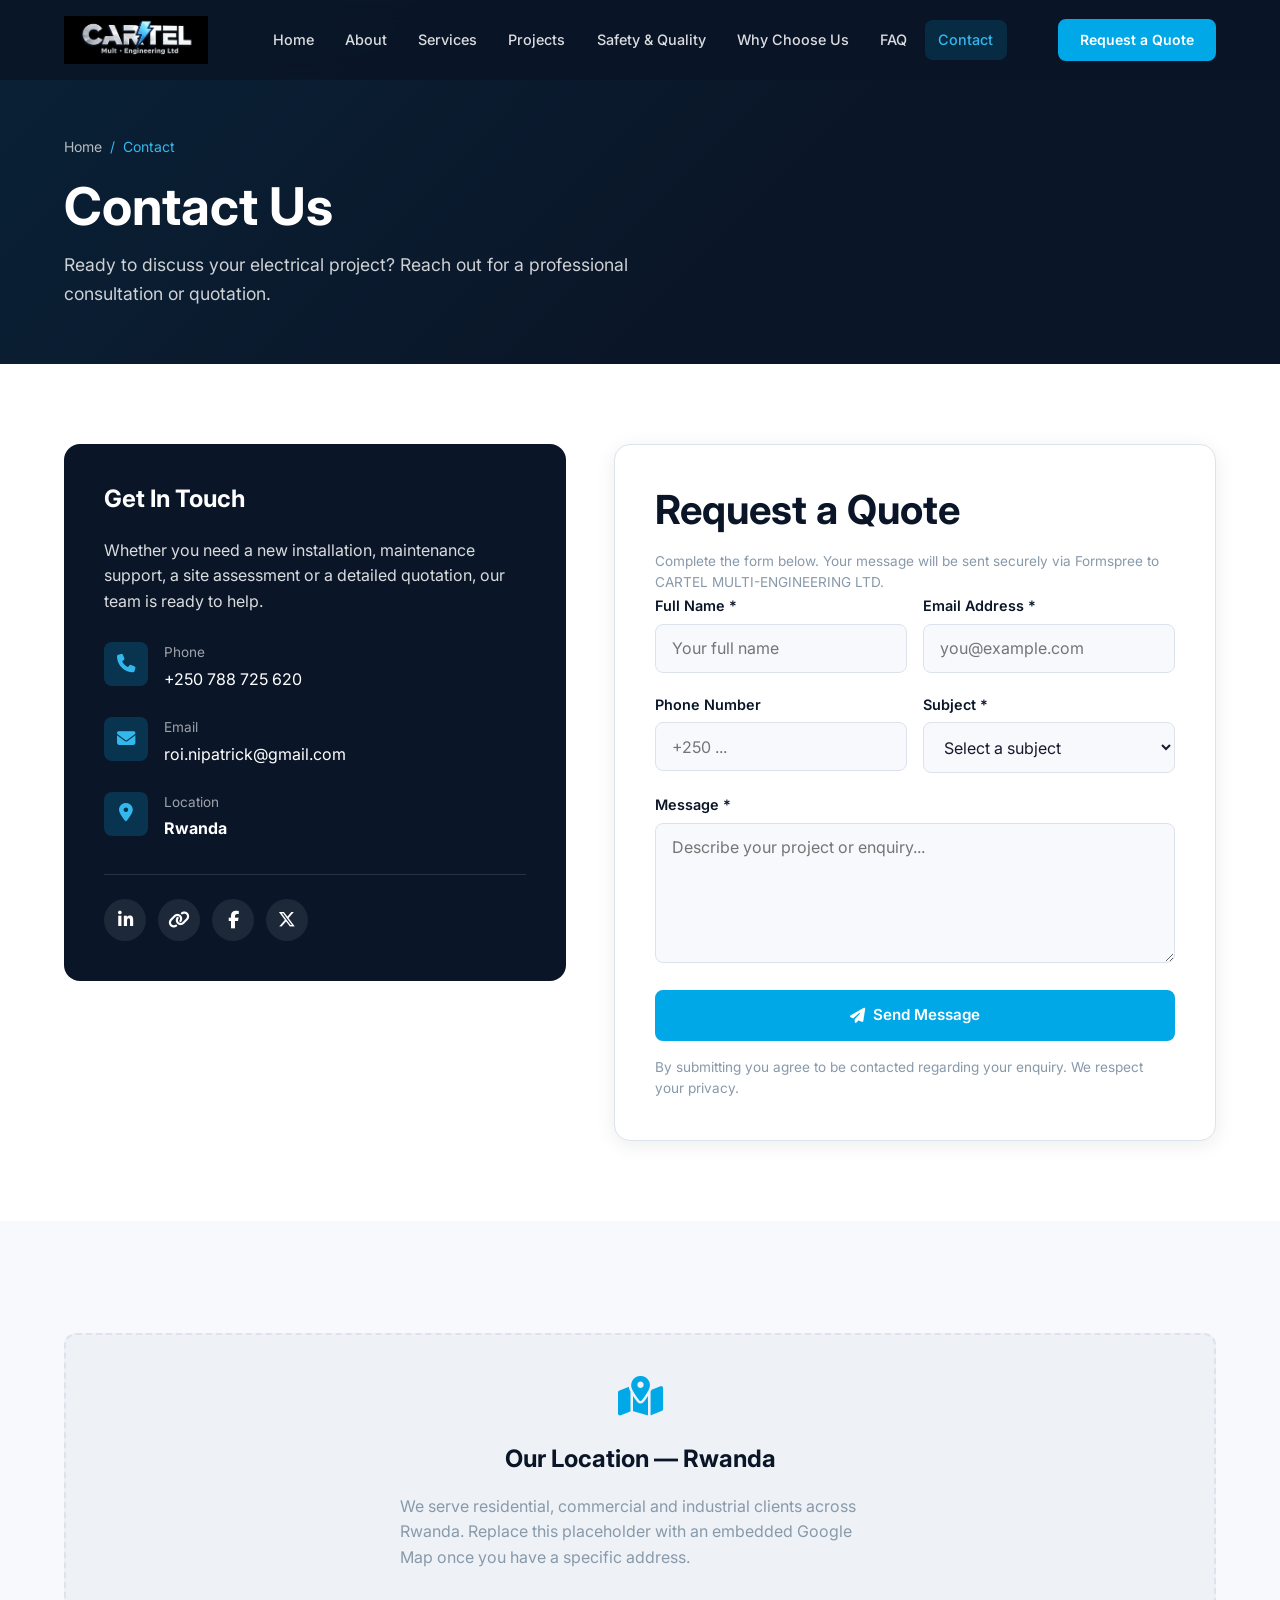
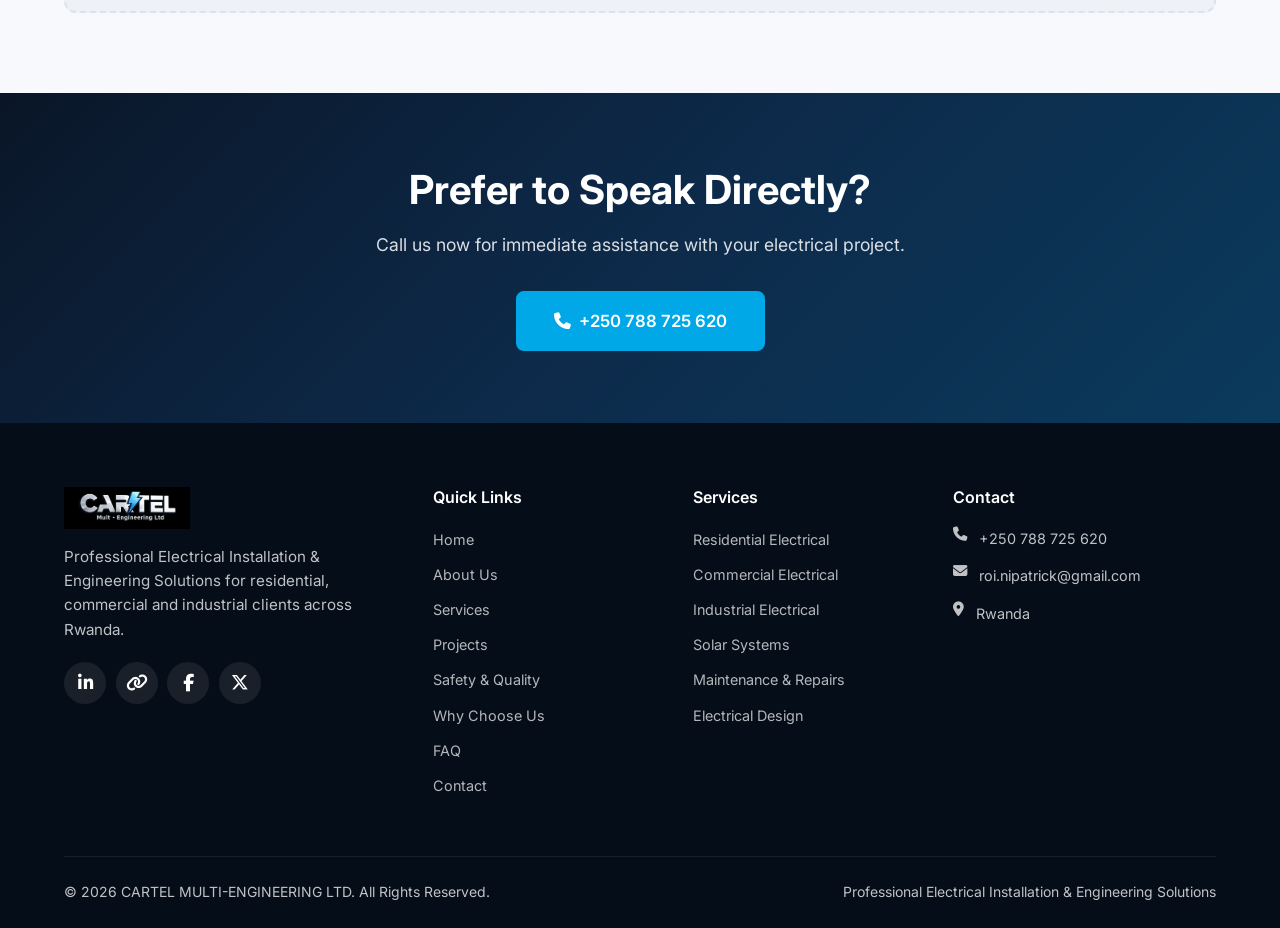
<file: contact.html>
<!DOCTYPE html>
<html lang="en">
<head>
  <meta charset="UTF-8">
  <meta name="viewport" content="width=device-width, initial-scale=1.0">
  <title>Contact Us | CARTEL MULTI-ENGINEERING LTD - Electrical Installation Rwanda</title>
  <meta name="description" content="Contact CARTEL MULTI-ENGINEERING LTD for professional electrical installation, engineering, maintenance and solar services in Rwanda. Request a quote today.">
  <meta name="keywords" content="contact electrical company Rwanda, electrical quote Rwanda, electrician Rwanda contact, CARTEL MULTI-ENGINEERING">
  <meta name="author" content="CARTEL MULTI-ENGINEERING LTD">
  <meta property="og:title" content="Contact Us | CARTEL MULTI-ENGINEERING LTD">
  <meta property="og:description" content="Get in touch for professional electrical installation and engineering solutions in Rwanda. Call, email or send a message.">
  <meta property="og:type" content="website">
  <meta property="og:image" content="logo.jpg">
  <link rel="icon" type="image/jpeg" href="logo.jpg">
  <link rel="preconnect" href="https://fonts.googleapis.com">
  <link rel="preconnect" href="https://fonts.gstatic.com" crossorigin>
  <link href="https://fonts.googleapis.com/css2?family=Inter:wght@400;500;600;700;800&display=swap" rel="stylesheet">
  <link rel="stylesheet" href="https://cdnjs.cloudflare.com/ajax/libs/font-awesome/6.5.1/css/all.min.css">
  <link rel="stylesheet" href="style.css">
</head>
<body>
  <header class="header" role="banner">
    <div class="container header-inner">
      <a href="index.html" class="logo" aria-label="CARTEL MULTI-ENGINEERING LTD Home">
        <img src="logo.jpg" alt="CARTEL MULTI-ENGINEERING LTD Logo">
      </a>
      <nav class="nav" aria-label="Main navigation">
        <a href="index.html" class="nav-link">Home</a>
        <a href="about.html" class="nav-link">About</a>
        <a href="services.html" class="nav-link">Services</a>
        <a href="projects.html" class="nav-link">Projects</a>
        <a href="safety.html" class="nav-link">Safety & Quality</a>
        <a href="why-us.html" class="nav-link">Why Choose Us</a>
        <a href="faq.html" class="nav-link">FAQ</a>
        <a href="contact.html" class="nav-link active">Contact</a>
      </nav>
      <div class="header-cta">
        <a href="contact.html" class="btn btn-primary">Request a Quote</a>
      </div>
      <button class="menu-toggle" aria-label="Open menu" aria-expanded="false" aria-controls="mobile-nav">
        <span></span><span></span><span></span>
      </button>
    </div>
  </header>

  <div class="nav-overlay" id="mobile-nav" role="dialog" aria-label="Mobile navigation">
    <nav class="nav" aria-label="Mobile navigation">
      <a href="index.html" class="nav-link">Home</a>
      <a href="about.html" class="nav-link">About</a>
      <a href="services.html" class="nav-link">Services</a>
      <a href="projects.html" class="nav-link">Projects</a>
      <a href="safety.html" class="nav-link">Safety & Quality</a>
      <a href="why-us.html" class="nav-link">Why Choose Us</a>
      <a href="faq.html" class="nav-link">FAQ</a>
      <a href="contact.html" class="nav-link active">Contact</a>
    </nav>
    <div class="header-cta">
      <a href="contact.html" class="btn btn-primary">Request a Quote</a>
    </div>
  </div>

  <main>
    <section class="page-hero">
      <div class="container">
        <nav class="breadcrumb" aria-label="Breadcrumb">
          <a href="index.html">Home</a>
          <span>/</span>
          <span>Contact</span>
        </nav>
        <h1>Contact Us</h1>
        <p>Ready to discuss your electrical project? Reach out for a professional consultation or quotation.</p>
      </div>
    </section>

    <section class="section">
      <div class="container">
        <div class="contact-grid">
          <!-- Contact Info Card -->
          <div class="contact-info-card fade-up">
            <h3>Get In Touch</h3>
            <p style="color: rgba(255,255,255,0.85); margin-bottom: 1.75rem;">Whether you need a new installation, maintenance support, a site assessment or a detailed quotation, our team is ready to help.</p>

            <div class="contact-detail">
              <div class="contact-detail-icon"><i class="fas fa-phone" aria-hidden="true"></i></div>
              <div>
                <span>Phone</span>
                <a href="tel:+250788725620">+250 788 725 620</a>
              </div>
            </div>
            <div class="contact-detail">
              <div class="contact-detail-icon"><i class="fas fa-envelope" aria-hidden="true"></i></div>
              <div>
                <span>Email</span>
                <a href="mailto:roi.nipatrick@gmail.com">roi.nipatrick@gmail.com</a>
              </div>
            </div>
            <div class="contact-detail">
              <div class="contact-detail-icon"><i class="fas fa-map-marker-alt" aria-hidden="true"></i></div>
              <div>
                <span>Location</span>
                <strong style="color:#fff; display:block;">Rwanda</strong>
              </div>
            </div>

            <div class="social-links">
              <a href="https://www.linkedin.com/in/carterpatrique" class="social-link" target="_blank" rel="noopener noreferrer" aria-label="LinkedIn"><i class="fab fa-linkedin-in"></i></a>
              <a href="https://linktr.ee/Cartel_patrique" class="social-link" target="_blank" rel="noopener noreferrer" aria-label="Linktree"><i class="fas fa-link"></i></a>
              <a href="https://www.facebook.com/cartel.patrique" class="social-link" target="_blank" rel="noopener noreferrer" aria-label="Facebook"><i class="fab fa-facebook-f"></i></a>
              <a href="https://x.com/Cartel_Patrique" class="social-link" target="_blank" rel="noopener noreferrer" aria-label="X / Twitter"><i class="fab fa-x-twitter"></i></a>
            </div>
          </div>

          <!-- Contact Form -->
          <div class="contact-form fade-up">
            <h2 style="margin-bottom: 0.5rem;">Request a Quote</h2>
            <p class="form-note">Complete the form below. Your message will be sent securely via Formspree to CARTEL MULTI-ENGINEERING LTD.</p>

            <form id="contactForm" action="https://formspree.io/f/mkjnypjj" method="POST" novalidate>
              <div class="form-row">
                <div class="form-group">
                  <label for="name">Full Name *</label>
                  <input type="text" id="name" name="name" required autocomplete="name" placeholder="Your full name">
                </div>
                <div class="form-group">
                  <label for="email">Email Address *</label>
                  <input type="email" id="email" name="email" required autocomplete="email" placeholder="you@example.com">
                </div>
              </div>
              <div class="form-row">
                <div class="form-group">
                  <label for="phone">Phone Number</label>
                  <input type="tel" id="phone" name="phone" autocomplete="tel" placeholder="+250 ...">
                </div>
                <div class="form-group">
                  <label for="subject">Subject *</label>
                  <select id="subject" name="subject" required>
                    <option value="">Select a subject</option>
                    <option value="quote">Request a Quote</option>
                    <option value="residential">Residential Electrical</option>
                    <option value="commercial">Commercial Electrical</option>
                    <option value="industrial">Industrial Electrical</option>
                    <option value="solar">Solar Systems</option>
                    <option value="maintenance">Maintenance / Repair</option>
                    <option value="inspection">Inspection &amp; Testing</option>
                    <option value="other">Other Enquiry</option>
                  </select>
                </div>
              </div>
              <div class="form-group">
                <label for="message">Message *</label>
                <textarea id="message" name="message" rows="5" required placeholder="Describe your project or enquiry..."></textarea>
              </div>
              <button type="submit" class="btn btn-primary" style="width:100%;">
                <i class="fas fa-paper-plane" aria-hidden="true"></i> Send Message
              </button>
              <p class="form-note" style="margin-top:1rem; margin-bottom:0;">By submitting you agree to be contacted regarding your enquiry. We respect your privacy.</p>
            </form>

            <div id="formSuccess" class="form-success" hidden>
              <i class="fas fa-check-circle" style="font-size:2.5rem; color:var(--accent); margin-bottom:1rem;" aria-hidden="true"></i>
              <h3>Thank you</h3>
              <p>Your message has been validated successfully. Please connect this form to a backend or form service to enable actual delivery. You can also reach us directly by phone or email.</p>
            </div>
          </div>
        </div>
      </div>
    </section>

    <section class="section section-light">
      <div class="container">
        <div class="map-placeholder fade-up" role="img" aria-label="Map placeholder for Rwanda location">
          <i class="fas fa-map-marked-alt" aria-hidden="true"></i>
          <h3 style="margin:1rem 0 0.5rem; color:var(--primary);">Our Location — Rwanda</h3>
          <p style="max-width:480px; margin:0 auto;">We serve residential, commercial and industrial clients across Rwanda. Replace this placeholder with an embedded Google Map once you have a specific address.</p>
        </div>
      </div>
    </section>

    <section class="cta-section">
      <div class="container">
        <div class="cta-content fade-up">
          <h2>Prefer to Speak Directly?</h2>
          <p>Call us now for immediate assistance with your electrical project.</p>
          <a href="tel:+250788725620" class="btn btn-primary btn-lg">
            <i class="fas fa-phone" aria-hidden="true"></i> +250 788 725 620
          </a>
        </div>
      </div>
    </section>
  </main>

  <footer class="footer" role="contentinfo">
    <div class="container">
      <div class="footer-grid">
        <div class="footer-brand">
          <a href="index.html" class="logo">
            <img src="logo.jpg" alt="CARTEL MULTI-ENGINEERING LTD">
          </a>
          <p>Professional Electrical Installation &amp; Engineering Solutions for residential, commercial and industrial clients across Rwanda.</p>
          <div class="footer-social">
            <a href="https://www.linkedin.com/in/carterpatrique" class="social-link" target="_blank" rel="noopener noreferrer" aria-label="LinkedIn"><i class="fab fa-linkedin-in"></i></a>
            <a href="https://linktr.ee/Cartel_patrique" class="social-link" target="_blank" rel="noopener noreferrer" aria-label="Linktree"><i class="fas fa-link"></i></a>
            <a href="https://www.facebook.com/cartel.patrique" class="social-link" target="_blank" rel="noopener noreferrer" aria-label="Facebook"><i class="fab fa-facebook-f"></i></a>
            <a href="https://x.com/Cartel_Patrique" class="social-link" target="_blank" rel="noopener noreferrer" aria-label="X / Twitter"><i class="fab fa-x-twitter"></i></a>
          </div>
        </div>
        <div>
          <h4>Quick Links</h4>
          <ul class="footer-links">
            <li><a href="index.html">Home</a></li>
            <li><a href="about.html">About Us</a></li>
            <li><a href="services.html">Services</a></li>
            <li><a href="projects.html">Projects</a></li>
            <li><a href="safety.html">Safety &amp; Quality</a></li>
            <li><a href="why-us.html">Why Choose Us</a></li>
            <li><a href="faq.html">FAQ</a></li>
            <li><a href="contact.html">Contact</a></li>
          </ul>
        </div>
        <div>
          <h4>Services</h4>
          <ul class="footer-links">
            <li><a href="services.html">Residential Electrical</a></li>
            <li><a href="services.html">Commercial Electrical</a></li>
            <li><a href="services.html">Industrial Electrical</a></li>
            <li><a href="services.html">Solar Systems</a></li>
            <li><a href="services.html">Maintenance &amp; Repairs</a></li>
            <li><a href="services.html">Electrical Design</a></li>
          </ul>
        </div>
        <div>
          <h4>Contact</h4>
          <ul class="footer-contact">
            <li><i class="fas fa-phone" aria-hidden="true"></i><a href="tel:+250788725620">+250 788 725 620</a></li>
            <li><i class="fas fa-envelope" aria-hidden="true"></i><a href="mailto:roi.nipatrick@gmail.com">roi.nipatrick@gmail.com</a></li>
            <li><i class="fas fa-map-marker-alt" aria-hidden="true"></i><span>Rwanda</span></li>
          </ul>
        </div>
      </div>
      <div class="footer-bottom">
        <p>&copy; <span class="current-year">2026</span> CARTEL MULTI-ENGINEERING LTD. All Rights Reserved.</p>
        <p>Professional Electrical Installation &amp; Engineering Solutions</p>
      </div>
    </div>
  </footer>

  <button class="back-to-top" aria-label="Back to top"><i class="fas fa-arrow-up"></i></button>
  <script src="script.js"></script>
</body>
</html>
</file>
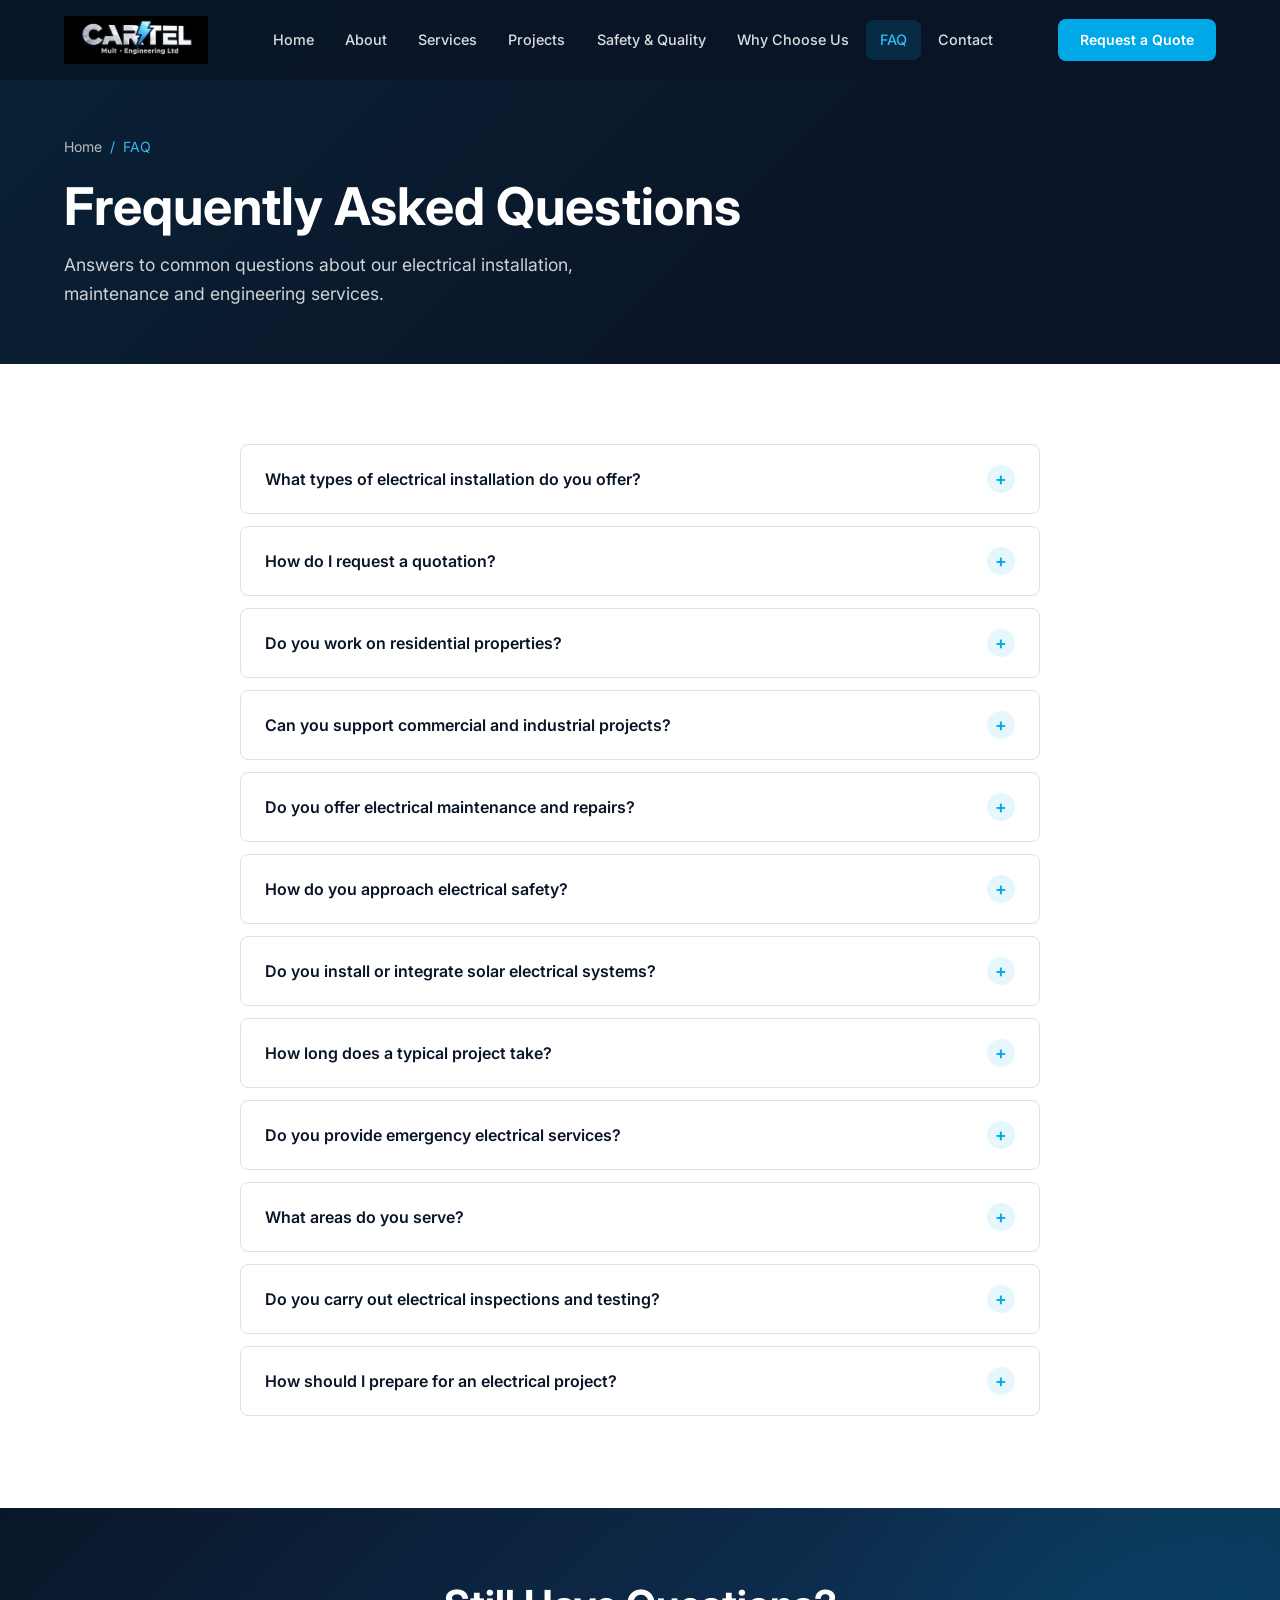
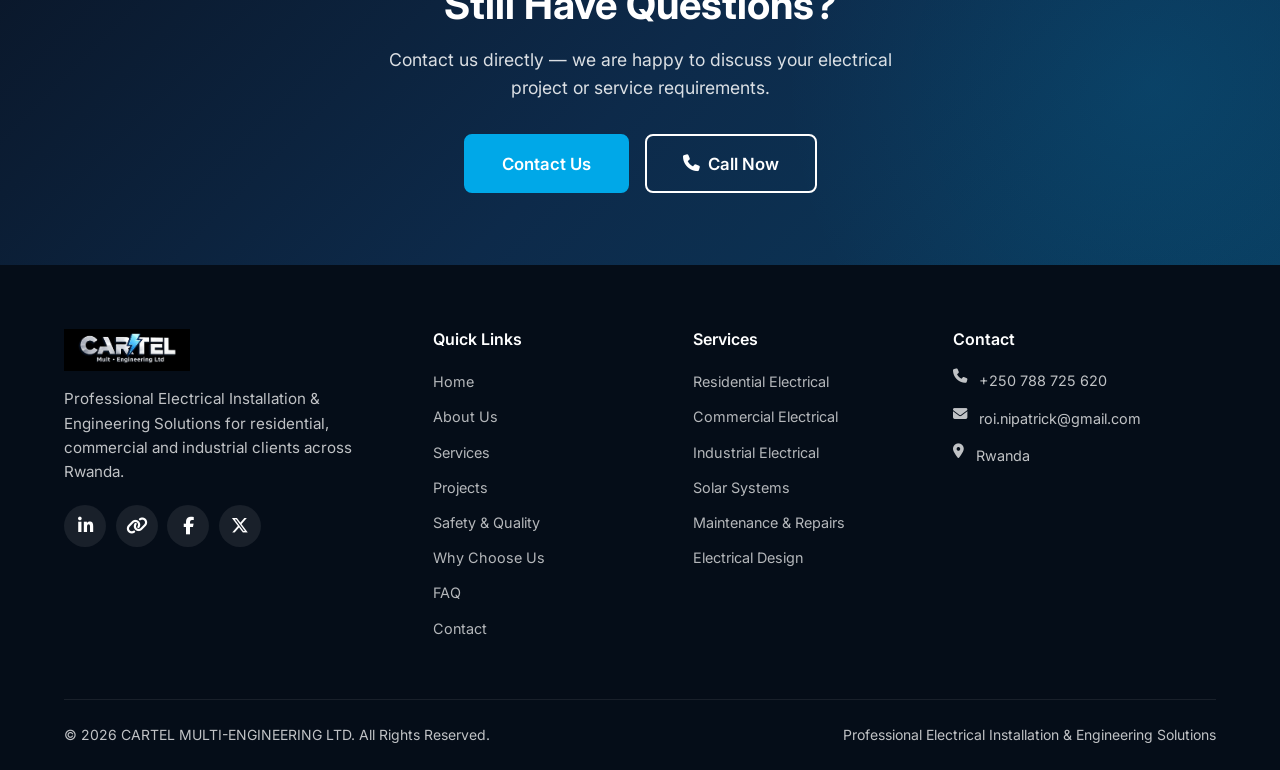
<file: faq.html>
<!DOCTYPE html>
<html lang="en">
<head>
  <meta charset="UTF-8">
  <meta name="viewport" content="width=device-width, initial-scale=1.0">
  <title>FAQ | CARTEL MULTI-ENGINEERING LTD - Electrical Services Questions</title>
  <meta name="description" content="Frequently asked questions about electrical installation, maintenance, quotations, solar systems and safety services from CARTEL MULTI-ENGINEERING LTD.">
  <meta name="keywords" content="electrical installation FAQ, electrical services questions Rwanda">
  <meta name="author" content="CARTEL MULTI-ENGINEERING LTD">
  <meta property="og:title" content="FAQ | CARTEL MULTI-ENGINEERING LTD">
  <meta property="og:description" content="Common questions about our electrical installation and engineering services.">
  <meta property="og:type" content="website">
  <meta property="og:image" content="logo.jpg">
  <link rel="icon" type="image/jpeg" href="logo.jpg">
  <link rel="preconnect" href="https://fonts.googleapis.com">
  <link rel="preconnect" href="https://fonts.gstatic.com" crossorigin>
  <link href="https://fonts.googleapis.com/css2?family=Inter:wght@400;500;600;700;800&display=swap" rel="stylesheet">
  <link rel="stylesheet" href="https://cdnjs.cloudflare.com/ajax/libs/font-awesome/6.5.1/css/all.min.css">
  <link rel="stylesheet" href="style.css">
</head>
<body>
  <header class="header" role="banner">
    <div class="container header-inner">
      <a href="index.html" class="logo" aria-label="CARTEL MULTI-ENGINEERING LTD Home">
        <img src="logo.jpg" alt="CARTEL MULTI-ENGINEERING LTD Logo">
      </a>
      <nav class="nav" aria-label="Main navigation">
        <a href="index.html" class="nav-link">Home</a>
        <a href="about.html" class="nav-link">About</a>
        <a href="services.html" class="nav-link">Services</a>
        <a href="projects.html" class="nav-link">Projects</a>
        <a href="safety.html" class="nav-link">Safety & Quality</a>
        <a href="why-us.html" class="nav-link">Why Choose Us</a>
        <a href="faq.html" class="nav-link active">FAQ</a>
        <a href="contact.html" class="nav-link">Contact</a>
      </nav>
      <div class="header-cta">
        <a href="contact.html" class="btn btn-primary">Request a Quote</a>
      </div>
      <button class="menu-toggle" aria-label="Open menu" aria-expanded="false" aria-controls="mobile-nav">
        <span></span><span></span><span></span>
      </button>
    </div>
  </header>

  <div class="nav-overlay" id="mobile-nav" role="dialog" aria-label="Mobile navigation">
    <nav class="nav" aria-label="Mobile navigation">
      <a href="index.html" class="nav-link">Home</a>
      <a href="about.html" class="nav-link">About</a>
      <a href="services.html" class="nav-link">Services</a>
      <a href="projects.html" class="nav-link">Projects</a>
      <a href="safety.html" class="nav-link">Safety & Quality</a>
      <a href="why-us.html" class="nav-link">Why Choose Us</a>
      <a href="faq.html" class="nav-link active">FAQ</a>
      <a href="contact.html" class="nav-link">Contact</a>
    </nav>
    <div class="header-cta">
      <a href="contact.html" class="btn btn-primary">Request a Quote</a>
    </div>
  </div>

  <main>
    <section class="page-hero">
      <div class="container">
        <nav class="breadcrumb" aria-label="Breadcrumb">
          <a href="index.html">Home</a>
          <span>/</span>
          <span>FAQ</span>
        </nav>
        <h1>Frequently Asked Questions</h1>
        <p>Answers to common questions about our electrical installation, maintenance and engineering services.</p>
      </div>
    </section>

    <section class="section">
      <div class="container">
        <div class="faq-list">
          <div class="faq-item fade-up">
            <button class="faq-question" aria-expanded="false">
              What types of electrical installation do you offer?
              <span class="faq-icon" aria-hidden="true">+</span>
            </button>
            <div class="faq-answer">
              <div class="faq-answer-inner">
                We provide residential, commercial and industrial electrical installation services. This includes new wiring, distribution boards, lighting, power circuits, panel work, solar electrical integration, generator connections and related systems. See our <a href="services.html">Services</a> page for the full list.
              </div>
            </div>
          </div>

          <div class="faq-item fade-up">
            <button class="faq-question" aria-expanded="false">
              How do I request a quotation?
              <span class="faq-icon" aria-hidden="true">+</span>
            </button>
            <div class="faq-answer">
              <div class="faq-answer-inner">
                Contact us by phone at <a href="tel:+250788725620">+250 788 725 620</a>, email at <a href="mailto:roi.nipatrick@gmail.com">roi.nipatrick@gmail.com</a>, or use the form on our <a href="contact.html">Contact</a> page. Provide as much detail as possible about the site, scope and any drawings or photos so we can prepare an accurate proposal.
              </div>
            </div>
          </div>

          <div class="faq-item fade-up">
            <button class="faq-question" aria-expanded="false">
              Do you work on residential properties?
              <span class="faq-icon" aria-hidden="true">+</span>
            </button>
            <div class="faq-answer">
              <div class="faq-answer-inner">
                Yes. We handle complete residential electrical installations, upgrades, additional circuits, lighting, distribution board replacement and related work for houses and apartments.
              </div>
            </div>
          </div>

          <div class="faq-item fade-up">
            <button class="faq-question" aria-expanded="false">
              Can you support commercial and industrial projects?
              <span class="faq-icon" aria-hidden="true">+</span>
            </button>
            <div class="faq-answer">
              <div class="faq-answer-inner">
                Yes. We provide electrical installation and support for commercial buildings, offices, retail spaces, workshops and industrial facilities. Scope is discussed and agreed project by project based on the requirements and site conditions.
              </div>
            </div>
          </div>

          <div class="faq-item fade-up">
            <button class="faq-question" aria-expanded="false">
              Do you offer electrical maintenance and repairs?
              <span class="faq-icon" aria-hidden="true">+</span>
            </button>
            <div class="faq-answer">
              <div class="faq-answer-inner">
                Yes. We offer fault finding, repairs, preventive maintenance and inspection services to keep existing electrical systems safe and operational. Contact us to describe the issue or to arrange a maintenance visit.
              </div>
            </div>
          </div>

          <div class="faq-item fade-up">
            <button class="faq-question" aria-expanded="false">
              How do you approach electrical safety?
              <span class="faq-icon" aria-hidden="true">+</span>
            </button>
            <div class="faq-answer">
              <div class="faq-answer-inner">
                Safety is central to our work. We use appropriate materials and protective devices, follow good installation practice, apply safe working procedures on site, and carry out inspection and testing where required. See our <a href="safety.html">Safety &amp; Quality</a> page for more detail.
              </div>
            </div>
          </div>

          <div class="faq-item fade-up">
            <button class="faq-question" aria-expanded="false">
              Do you install or integrate solar electrical systems?
              <span class="faq-icon" aria-hidden="true">+</span>
            </button>
            <div class="faq-answer">
              <div class="faq-answer-inner">
                We provide electrical integration services for solar PV systems, including connection, protection, earthing and interfacing with existing distribution where applicable. Discuss your solar plans with us so we can advise on the electrical side of the installation.
              </div>
            </div>
          </div>

          <div class="faq-item fade-up">
            <button class="faq-question" aria-expanded="false">
              How long does a typical project take?
              <span class="faq-icon" aria-hidden="true">+</span>
            </button>
            <div class="faq-answer">
              <div class="faq-answer-inner">
                Timelines depend on the size and complexity of the work, site access, material availability and coordination with other trades. After reviewing the scope we provide a realistic programme as part of the quotation. Smaller residential jobs may be completed in days; larger commercial or industrial works take longer and are planned accordingly.
              </div>
            </div>
          </div>

          <div class="faq-item fade-up">
            <button class="faq-question" aria-expanded="false">
              Do you provide emergency electrical services?
              <span class="faq-icon" aria-hidden="true">+</span>
            </button>
            <div class="faq-answer">
              <div class="faq-answer-inner">
                We respond to urgent electrical faults and failures where capacity allows. Contact us by phone for urgent situations. Response times depend on location, nature of the fault and current workload — we will advise honestly when we can attend.
              </div>
            </div>
          </div>

          <div class="faq-item fade-up">
            <button class="faq-question" aria-expanded="false">
              What areas do you serve?
              <span class="faq-icon" aria-hidden="true">+</span>
            </button>
            <div class="faq-answer">
              <div class="faq-answer-inner">
                We are based in Rwanda and serve clients nationwide. Travel and logistics for specific locations are discussed when scoping the project.
              </div>
            </div>
          </div>

          <div class="faq-item fade-up">
            <button class="faq-question" aria-expanded="false">
              Do you carry out electrical inspections and testing?
              <span class="faq-icon" aria-hidden="true">+</span>
            </button>
            <div class="faq-answer">
              <div class="faq-answer-inner">
                Yes. We perform visual inspections, functional checks and testing of installations as part of new work and where clients request verification of existing systems. Scope of testing is agreed based on the installation and purpose of the inspection.
              </div>
            </div>
          </div>

          <div class="faq-item fade-up">
            <button class="faq-question" aria-expanded="false">
              How should I prepare for an electrical project?
              <span class="faq-icon" aria-hidden="true">+</span>
            </button>
            <div class="faq-answer">
              <div class="faq-answer-inner">
                Share any existing drawings, photos of the current installation, details of the intended use and any known constraints (access, other trades, power outages). Clear information helps us prepare accurate quotations and plan the work efficiently. We will advise on any further preparation needed for your specific project.
              </div>
            </div>
          </div>
        </div>
      </div>
    </section>

    <section class="cta-banner">
      <div class="container">
        <h2 class="fade-up">Still Have Questions?</h2>
        <p class="fade-up">Contact us directly — we are happy to discuss your electrical project or service requirements.</p>
        <div class="cta-actions fade-up">
          <a href="contact.html" class="btn btn-primary btn-lg">Contact Us</a>
          <a href="tel:+250788725620" class="btn btn-secondary btn-lg"><i class="fas fa-phone" aria-hidden="true"></i> Call Now</a>
        </div>
      </div>
    </section>
  </main>

  <footer class="footer" role="contentinfo">
    <div class="container">
      <div class="footer-grid">
        <div class="footer-brand">
          <a href="index.html" class="logo">
            <img src="logo.jpg" alt="CARTEL MULTI-ENGINEERING LTD">
          </a>
          <p>Professional Electrical Installation &amp; Engineering Solutions for residential, commercial and industrial clients across Rwanda.</p>
          <div class="footer-social">
            <a href="https://www.linkedin.com/in/carterpatrique" class="social-link" target="_blank" rel="noopener noreferrer" aria-label="LinkedIn"><i class="fab fa-linkedin-in"></i></a>
            <a href="https://linktr.ee/Cartel_patrique" class="social-link" target="_blank" rel="noopener noreferrer" aria-label="Linktree"><i class="fas fa-link"></i></a>
            <a href="https://www.facebook.com/cartel.patrique" class="social-link" target="_blank" rel="noopener noreferrer" aria-label="Facebook"><i class="fab fa-facebook-f"></i></a>
            <a href="https://x.com/Cartel_Patrique" class="social-link" target="_blank" rel="noopener noreferrer" aria-label="X (Twitter)"><i class="fab fa-x-twitter"></i></a>
          </div>
        </div>
        <div>
          <h4>Quick Links</h4>
          <ul class="footer-links">
            <li><a href="index.html">Home</a></li>
            <li><a href="about.html">About Us</a></li>
            <li><a href="services.html">Services</a></li>
            <li><a href="projects.html">Projects</a></li>
            <li><a href="safety.html">Safety &amp; Quality</a></li>
            <li><a href="why-us.html">Why Choose Us</a></li>
            <li><a href="faq.html">FAQ</a></li>
            <li><a href="contact.html">Contact</a></li>
          </ul>
        </div>
        <div>
          <h4>Services</h4>
          <ul class="footer-links">
            <li><a href="services.html">Residential Electrical</a></li>
            <li><a href="services.html">Commercial Electrical</a></li>
            <li><a href="services.html">Industrial Electrical</a></li>
            <li><a href="services.html">Solar Systems</a></li>
            <li><a href="services.html">Maintenance &amp; Repairs</a></li>
            <li><a href="services.html">Electrical Design</a></li>
          </ul>
        </div>
        <div>
          <h4>Contact</h4>
          <ul class="footer-contact">
            <li><i class="fas fa-phone" aria-hidden="true"></i><a href="tel:+250788725620">+250 788 725 620</a></li>
            <li><i class="fas fa-envelope" aria-hidden="true"></i><a href="mailto:roi.nipatrick@gmail.com">roi.nipatrick@gmail.com</a></li>
            <li><i class="fas fa-map-marker-alt" aria-hidden="true"></i><span>Rwanda</span></li>
          </ul>
        </div>
      </div>
      <div class="footer-bottom">
        <p>&copy; <span class="current-year">2026</span> CARTEL MULTI-ENGINEERING LTD. All Rights Reserved.</p>
        <p>Professional Electrical Installation &amp; Engineering Solutions</p>
      </div>
    </div>
  </footer>

  <button class="back-to-top" aria-label="Back to top"><i class="fas fa-arrow-up"></i></button>
  <script src="script.js"></script>
</body>
</html>
</file>
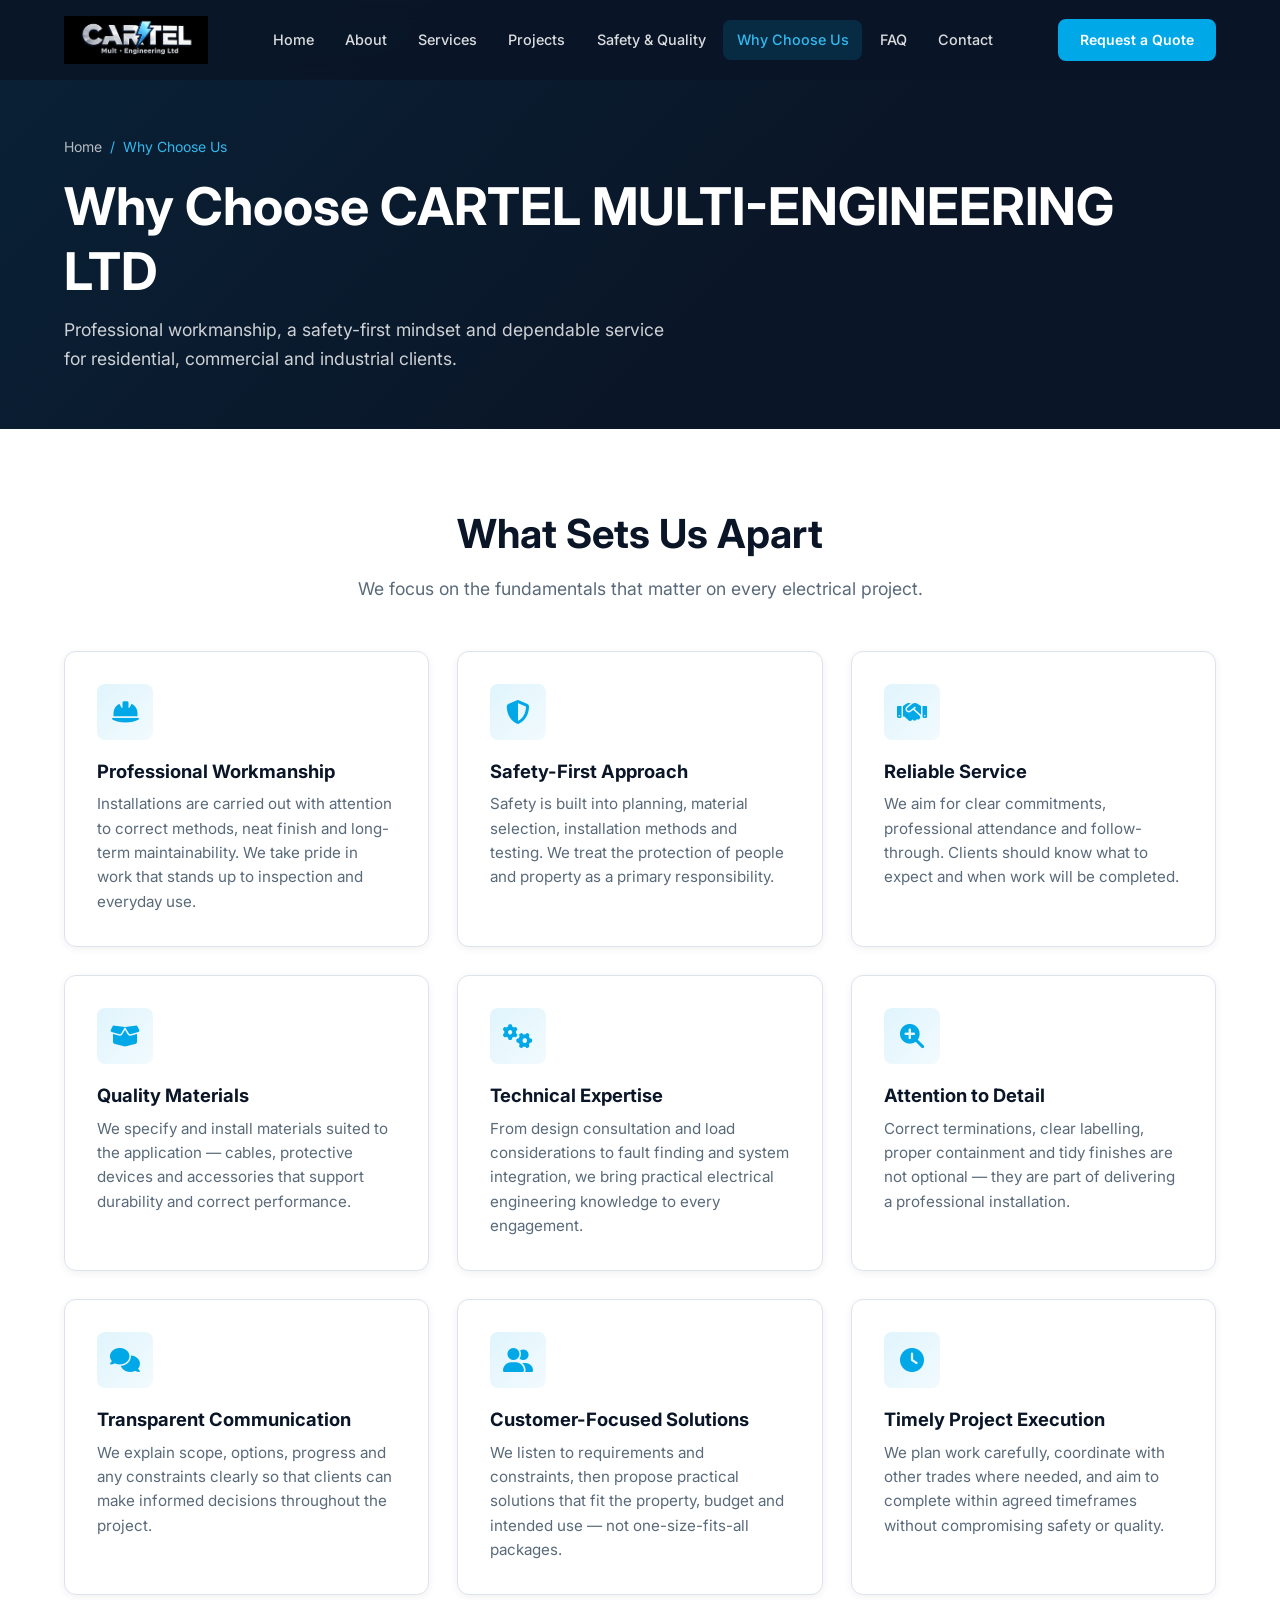
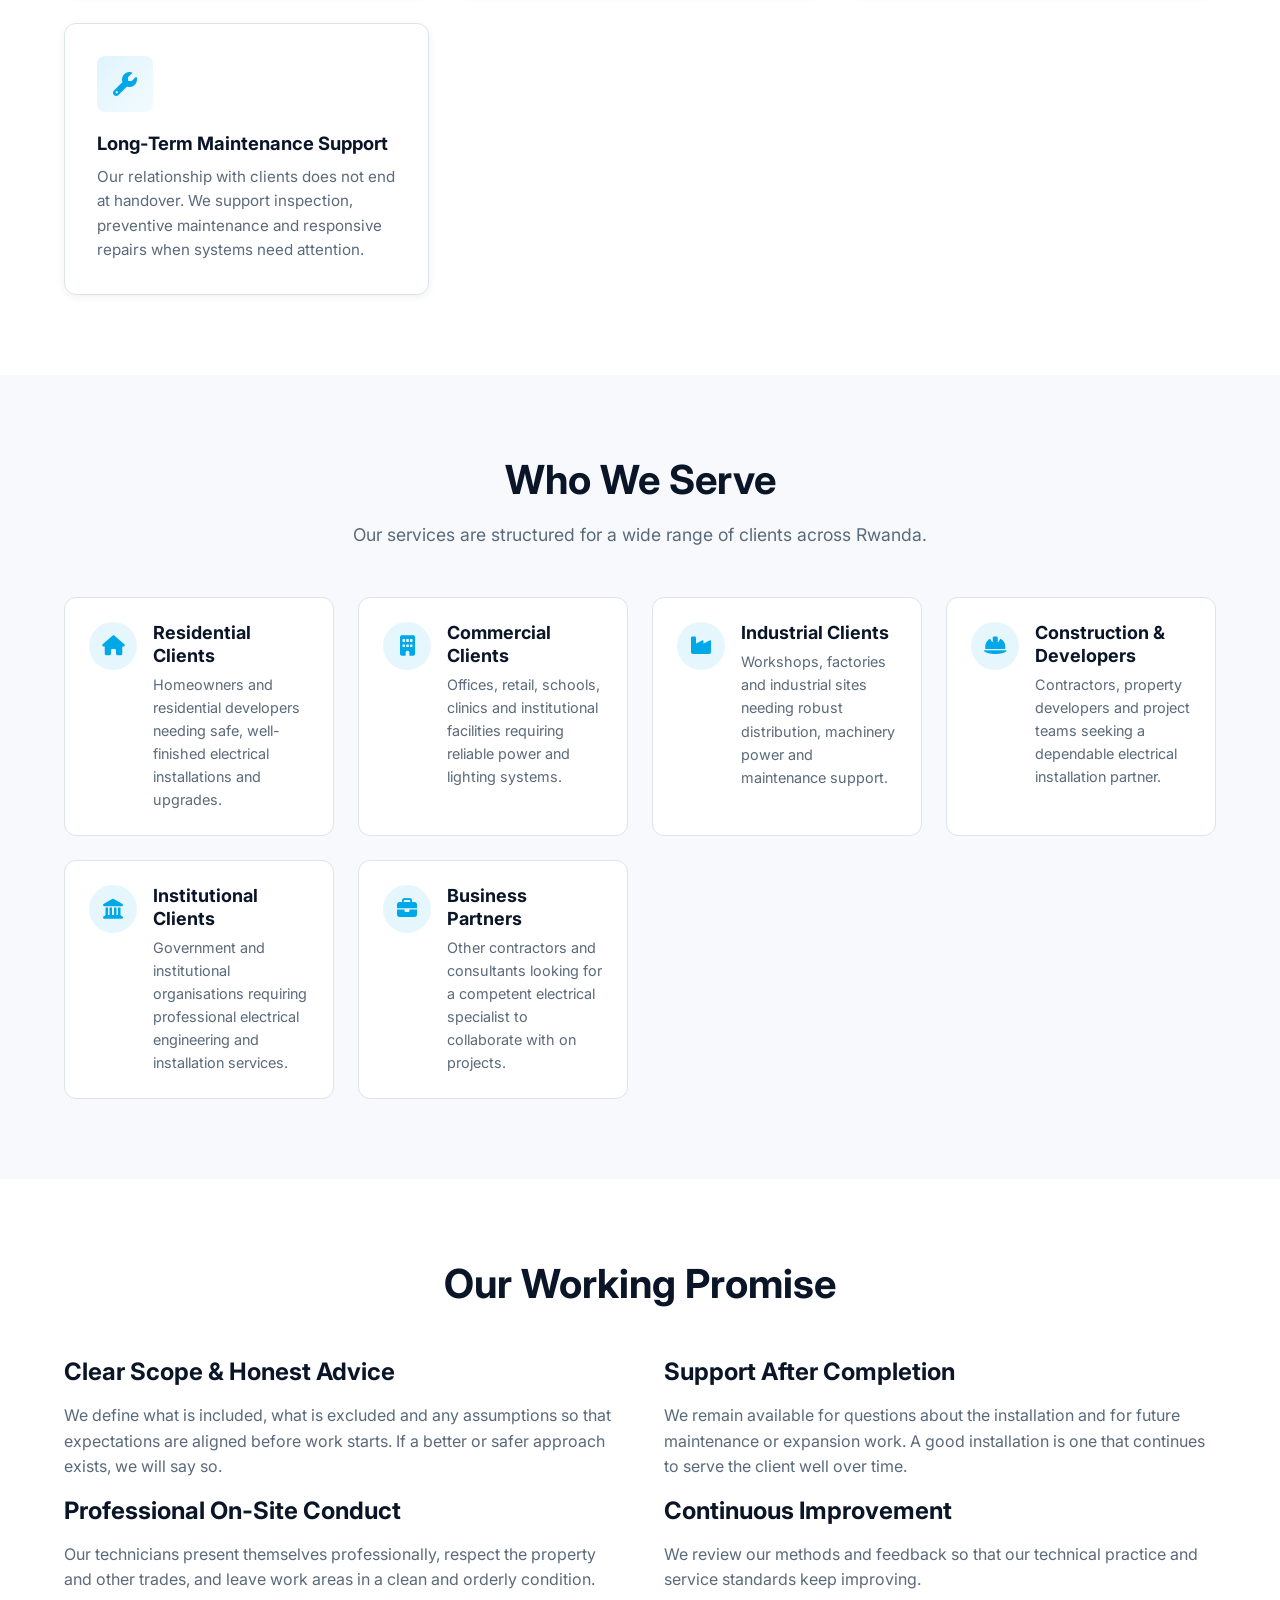
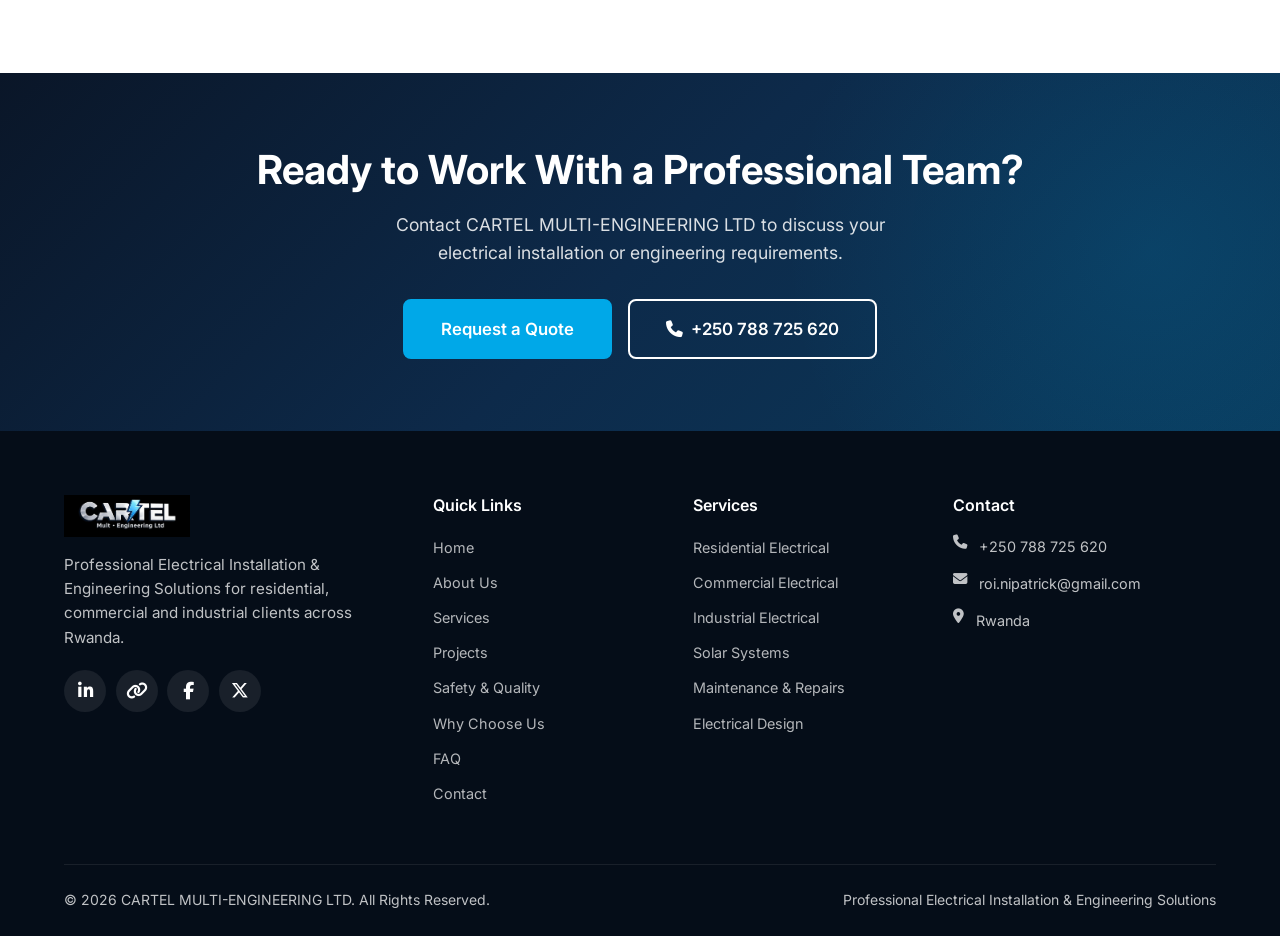
<file: why-us.html>
<!DOCTYPE html>
<html lang="en">
<head>
  <meta charset="UTF-8">
  <meta name="viewport" content="width=device-width, initial-scale=1.0">
  <title>Why Choose Us | CARTEL MULTI-ENGINEERING LTD - Electrical Contractors Rwanda</title>
  <meta name="description" content="Why clients choose CARTEL MULTI-ENGINEERING LTD for electrical installation and engineering: professional workmanship, safety, reliability and client-focused service.">
  <meta name="keywords" content="best electrical contractor Rwanda, why choose electrical company, professional electricians Rwanda">
  <meta name="author" content="CARTEL MULTI-ENGINEERING LTD">
  <meta property="og:title" content="Why Choose Us | CARTEL MULTI-ENGINEERING LTD">
  <meta property="og:description" content="Professional workmanship, safety-first approach and reliable electrical engineering services.">
  <meta property="og:type" content="website">
  <meta property="og:image" content="logo.jpg">
  <link rel="icon" type="image/jpeg" href="logo.jpg">
  <link rel="preconnect" href="https://fonts.googleapis.com">
  <link rel="preconnect" href="https://fonts.gstatic.com" crossorigin>
  <link href="https://fonts.googleapis.com/css2?family=Inter:wght@400;500;600;700;800&display=swap" rel="stylesheet">
  <link rel="stylesheet" href="https://cdnjs.cloudflare.com/ajax/libs/font-awesome/6.5.1/css/all.min.css">
  <link rel="stylesheet" href="style.css">
</head>
<body>
  <header class="header" role="banner">
    <div class="container header-inner">
      <a href="index.html" class="logo" aria-label="CARTEL MULTI-ENGINEERING LTD Home">
        <img src="logo.jpg" alt="CARTEL MULTI-ENGINEERING LTD Logo">
      </a>
      <nav class="nav" aria-label="Main navigation">
        <a href="index.html" class="nav-link">Home</a>
        <a href="about.html" class="nav-link">About</a>
        <a href="services.html" class="nav-link">Services</a>
        <a href="projects.html" class="nav-link">Projects</a>
        <a href="safety.html" class="nav-link">Safety & Quality</a>
        <a href="why-us.html" class="nav-link active">Why Choose Us</a>
        <a href="faq.html" class="nav-link">FAQ</a>
        <a href="contact.html" class="nav-link">Contact</a>
      </nav>
      <div class="header-cta">
        <a href="contact.html" class="btn btn-primary">Request a Quote</a>
      </div>
      <button class="menu-toggle" aria-label="Open menu" aria-expanded="false" aria-controls="mobile-nav">
        <span></span><span></span><span></span>
      </button>
    </div>
  </header>

  <div class="nav-overlay" id="mobile-nav" role="dialog" aria-label="Mobile navigation">
    <nav class="nav" aria-label="Mobile navigation">
      <a href="index.html" class="nav-link">Home</a>
      <a href="about.html" class="nav-link">About</a>
      <a href="services.html" class="nav-link">Services</a>
      <a href="projects.html" class="nav-link">Projects</a>
      <a href="safety.html" class="nav-link">Safety & Quality</a>
      <a href="why-us.html" class="nav-link active">Why Choose Us</a>
      <a href="faq.html" class="nav-link">FAQ</a>
      <a href="contact.html" class="nav-link">Contact</a>
    </nav>
    <div class="header-cta">
      <a href="contact.html" class="btn btn-primary">Request a Quote</a>
    </div>
  </div>

  <main>
    <section class="page-hero">
      <div class="container">
        <nav class="breadcrumb" aria-label="Breadcrumb">
          <a href="index.html">Home</a>
          <span>/</span>
          <span>Why Choose Us</span>
        </nav>
        <h1>Why Choose CARTEL MULTI-ENGINEERING LTD</h1>
        <p>Professional workmanship, a safety-first mindset and dependable service for residential, commercial and industrial clients.</p>
      </div>
    </section>

    <section class="section">
      <div class="container">
        <div class="section-header fade-up">
          <h2 class="section-title">What Sets Us Apart</h2>
          <p class="section-subtitle">We focus on the fundamentals that matter on every electrical project.</p>
        </div>
        <div class="cards-grid">
          <div class="feature-card fade-up">
            <div class="feature-icon"><i class="fas fa-hard-hat" aria-hidden="true"></i></div>
            <h3>Professional Workmanship</h3>
            <p>Installations are carried out with attention to correct methods, neat finish and long-term maintainability. We take pride in work that stands up to inspection and everyday use.</p>
          </div>
          <div class="feature-card fade-up">
            <div class="feature-icon"><i class="fas fa-shield-alt" aria-hidden="true"></i></div>
            <h3>Safety-First Approach</h3>
            <p>Safety is built into planning, material selection, installation methods and testing. We treat the protection of people and property as a primary responsibility.</p>
          </div>
          <div class="feature-card fade-up">
            <div class="feature-icon"><i class="fas fa-handshake" aria-hidden="true"></i></div>
            <h3>Reliable Service</h3>
            <p>We aim for clear commitments, professional attendance and follow-through. Clients should know what to expect and when work will be completed.</p>
          </div>
          <div class="feature-card fade-up">
            <div class="feature-icon"><i class="fas fa-box-open" aria-hidden="true"></i></div>
            <h3>Quality Materials</h3>
            <p>We specify and install materials suited to the application — cables, protective devices and accessories that support durability and correct performance.</p>
          </div>
          <div class="feature-card fade-up">
            <div class="feature-icon"><i class="fas fa-cogs" aria-hidden="true"></i></div>
            <h3>Technical Expertise</h3>
            <p>From design consultation and load considerations to fault finding and system integration, we bring practical electrical engineering knowledge to every engagement.</p>
          </div>
          <div class="feature-card fade-up">
            <div class="feature-icon"><i class="fas fa-search-plus" aria-hidden="true"></i></div>
            <h3>Attention to Detail</h3>
            <p>Correct terminations, clear labelling, proper containment and tidy finishes are not optional — they are part of delivering a professional installation.</p>
          </div>
          <div class="feature-card fade-up">
            <div class="feature-icon"><i class="fas fa-comments" aria-hidden="true"></i></div>
            <h3>Transparent Communication</h3>
            <p>We explain scope, options, progress and any constraints clearly so that clients can make informed decisions throughout the project.</p>
          </div>
          <div class="feature-card fade-up">
            <div class="feature-icon"><i class="fas fa-user-friends" aria-hidden="true"></i></div>
            <h3>Customer-Focused Solutions</h3>
            <p>We listen to requirements and constraints, then propose practical solutions that fit the property, budget and intended use — not one-size-fits-all packages.</p>
          </div>
          <div class="feature-card fade-up">
            <div class="feature-icon"><i class="fas fa-clock" aria-hidden="true"></i></div>
            <h3>Timely Project Execution</h3>
            <p>We plan work carefully, coordinate with other trades where needed, and aim to complete within agreed timeframes without compromising safety or quality.</p>
          </div>
          <div class="feature-card fade-up">
            <div class="feature-icon"><i class="fas fa-wrench" aria-hidden="true"></i></div>
            <h3>Long-Term Maintenance Support</h3>
            <p>Our relationship with clients does not end at handover. We support inspection, preventive maintenance and responsive repairs when systems need attention.</p>
          </div>
        </div>
      </div>
    </section>

    <section class="section section-light">
      <div class="container">
        <div class="section-header fade-up">
          <h2 class="section-title">Who We Serve</h2>
          <p class="section-subtitle">Our services are structured for a wide range of clients across Rwanda.</p>
        </div>
        <div class="values-grid">
          <div class="value-item fade-up">
            <div class="value-icon"><i class="fas fa-home" aria-hidden="true"></i></div>
            <div>
              <h4>Residential Clients</h4>
              <p>Homeowners and residential developers needing safe, well-finished electrical installations and upgrades.</p>
            </div>
          </div>
          <div class="value-item fade-up">
            <div class="value-icon"><i class="fas fa-building" aria-hidden="true"></i></div>
            <div>
              <h4>Commercial Clients</h4>
              <p>Offices, retail, schools, clinics and institutional facilities requiring reliable power and lighting systems.</p>
            </div>
          </div>
          <div class="value-item fade-up">
            <div class="value-icon"><i class="fas fa-industry" aria-hidden="true"></i></div>
            <div>
              <h4>Industrial Clients</h4>
              <p>Workshops, factories and industrial sites needing robust distribution, machinery power and maintenance support.</p>
            </div>
          </div>
          <div class="value-item fade-up">
            <div class="value-icon"><i class="fas fa-hard-hat" aria-hidden="true"></i></div>
            <div>
              <h4>Construction &amp; Developers</h4>
              <p>Contractors, property developers and project teams seeking a dependable electrical installation partner.</p>
            </div>
          </div>
          <div class="value-item fade-up">
            <div class="value-icon"><i class="fas fa-landmark" aria-hidden="true"></i></div>
            <div>
              <h4>Institutional Clients</h4>
              <p>Government and institutional organisations requiring professional electrical engineering and installation services.</p>
            </div>
          </div>
          <div class="value-item fade-up">
            <div class="value-icon"><i class="fas fa-briefcase" aria-hidden="true"></i></div>
            <div>
              <h4>Business Partners</h4>
              <p>Other contractors and consultants looking for a competent electrical specialist to collaborate with on projects.</p>
            </div>
          </div>
        </div>
      </div>
    </section>

    <section class="section">
      <div class="container">
        <div class="section-header fade-up">
          <h2 class="section-title">Our Working Promise</h2>
        </div>
        <div class="about-grid">
          <div class="fade-up">
            <h3 class="mb-2">Clear Scope &amp; Honest Advice</h3>
            <p style="color: var(--text-light); margin-bottom: 1rem;">
              We define what is included, what is excluded and any assumptions so that expectations are aligned before work starts. If a better or safer approach exists, we will say so.
            </p>
            <h3 class="mb-2">Professional On-Site Conduct</h3>
            <p style="color: var(--text-light);">
              Our technicians present themselves professionally, respect the property and other trades, and leave work areas in a clean and orderly condition.
            </p>
          </div>
          <div class="fade-up">
            <h3 class="mb-2">Support After Completion</h3>
            <p style="color: var(--text-light); margin-bottom: 1rem;">
              We remain available for questions about the installation and for future maintenance or expansion work. A good installation is one that continues to serve the client well over time.
            </p>
            <h3 class="mb-2">Continuous Improvement</h3>
            <p style="color: var(--text-light);">
              We review our methods and feedback so that our technical practice and service standards keep improving.
            </p>
          </div>
        </div>
      </div>
    </section>

    <section class="cta-banner">
      <div class="container">
        <h2 class="fade-up">Ready to Work With a Professional Team?</h2>
        <p class="fade-up">Contact CARTEL MULTI-ENGINEERING LTD to discuss your electrical installation or engineering requirements.</p>
        <div class="cta-actions fade-up">
          <a href="contact.html" class="btn btn-primary btn-lg">Request a Quote</a>
          <a href="tel:+250788725620" class="btn btn-secondary btn-lg"><i class="fas fa-phone" aria-hidden="true"></i> +250 788 725 620</a>
        </div>
      </div>
    </section>
  </main>

  <footer class="footer" role="contentinfo">
    <div class="container">
      <div class="footer-grid">
        <div class="footer-brand">
          <a href="index.html" class="logo">
            <img src="logo.jpg" alt="CARTEL MULTI-ENGINEERING LTD">
          </a>
          <p>Professional Electrical Installation &amp; Engineering Solutions for residential, commercial and industrial clients across Rwanda.</p>
          <div class="footer-social">
            <a href="https://www.linkedin.com/in/carterpatrique" class="social-link" target="_blank" rel="noopener noreferrer" aria-label="LinkedIn"><i class="fab fa-linkedin-in"></i></a>
            <a href="https://linktr.ee/Cartel_patrique" class="social-link" target="_blank" rel="noopener noreferrer" aria-label="Linktree"><i class="fas fa-link"></i></a>
            <a href="https://www.facebook.com/cartel.patrique" class="social-link" target="_blank" rel="noopener noreferrer" aria-label="Facebook"><i class="fab fa-facebook-f"></i></a>
            <a href="https://x.com/Cartel_Patrique" class="social-link" target="_blank" rel="noopener noreferrer" aria-label="X (Twitter)"><i class="fab fa-x-twitter"></i></a>
          </div>
        </div>
        <div>
          <h4>Quick Links</h4>
          <ul class="footer-links">
            <li><a href="index.html">Home</a></li>
            <li><a href="about.html">About Us</a></li>
            <li><a href="services.html">Services</a></li>
            <li><a href="projects.html">Projects</a></li>
            <li><a href="safety.html">Safety &amp; Quality</a></li>
            <li><a href="why-us.html">Why Choose Us</a></li>
            <li><a href="faq.html">FAQ</a></li>
            <li><a href="contact.html">Contact</a></li>
          </ul>
        </div>
        <div>
          <h4>Services</h4>
          <ul class="footer-links">
            <li><a href="services.html">Residential Electrical</a></li>
            <li><a href="services.html">Commercial Electrical</a></li>
            <li><a href="services.html">Industrial Electrical</a></li>
            <li><a href="services.html">Solar Systems</a></li>
            <li><a href="services.html">Maintenance &amp; Repairs</a></li>
            <li><a href="services.html">Electrical Design</a></li>
          </ul>
        </div>
        <div>
          <h4>Contact</h4>
          <ul class="footer-contact">
            <li><i class="fas fa-phone" aria-hidden="true"></i><a href="tel:+250788725620">+250 788 725 620</a></li>
            <li><i class="fas fa-envelope" aria-hidden="true"></i><a href="mailto:roi.nipatrick@gmail.com">roi.nipatrick@gmail.com</a></li>
            <li><i class="fas fa-map-marker-alt" aria-hidden="true"></i><span>Rwanda</span></li>
          </ul>
        </div>
      </div>
      <div class="footer-bottom">
        <p>&copy; <span class="current-year">2026</span> CARTEL MULTI-ENGINEERING LTD. All Rights Reserved.</p>
        <p>Professional Electrical Installation &amp; Engineering Solutions</p>
      </div>
    </div>
  </footer>

  <button class="back-to-top" aria-label="Back to top"><i class="fas fa-arrow-up"></i></button>
  <script src="script.js"></script>
</body>
</html>
</file>
<file: style.css>
/* =====================================================
   CARTEL MULTI-ENGINEERING LTD - Main Stylesheet
   Professional Electrical Installation & Engineering
   ===================================================== */

/* CSS Variables */
:root {
  --primary: #0a1628;
  --primary-light: #13233a;
  --primary-dark: #050d18;
  --accent: #00a8e8;
  --accent-hover: #0090c8;
  --accent-light: #33b8ed;
  --electric: #00d4ff;
  --text: #1a1a2e;
  --text-light: #5a6a7a;
  --text-muted: #8899aa;
  --white: #ffffff;
  --off-white: #f7f9fc;
  --light-gray: #eef2f7;
  --border: #dce3ec;
  --success: #10b981;
  --warning: #f59e0b;
  --shadow-sm: 0 2px 8px rgba(10, 22, 40, 0.06);
  --shadow: 0 4px 20px rgba(10, 22, 40, 0.08);
  --shadow-lg: 0 12px 40px rgba(10, 22, 40, 0.12);
  --shadow-xl: 0 20px 60px rgba(10, 22, 40, 0.15);
  --radius: 8px;
  --radius-lg: 12px;
  --radius-xl: 16px;
  --transition: 0.3s ease;
  --font: 'Inter', -apple-system, BlinkMacSystemFont, 'Segoe UI', Roboto, Oxygen, Ubuntu, sans-serif;
  --header-height: 80px;
}

/* Reset & Base */
*, *::before, *::after {
  box-sizing: border-box;
  margin: 0;
  padding: 0;
}

html {
  scroll-behavior: smooth;
  font-size: 16px;
}

@media (prefers-reduced-motion: reduce) {
  html { scroll-behavior: auto; }
  *, *::before, *::after {
    animation-duration: 0.01ms !important;
    animation-iteration-count: 1 !important;
    transition-duration: 0.01ms !important;
  }
}

body {
  font-family: var(--font);
  color: var(--text);
  background: var(--white);
  line-height: 1.6;
  overflow-x: hidden;
}

img {
  max-width: 100%;
  height: auto;
  display: block;
}

a {
  color: var(--accent);
  text-decoration: none;
  transition: color var(--transition);
}

a:hover {
  color: var(--accent-hover);
}

ul, ol {
  list-style: none;
}

button, input, textarea, select {
  font-family: inherit;
  font-size: inherit;
}

/* Typography */
h1, h2, h3, h4, h5, h6 {
  font-weight: 700;
  line-height: 1.25;
  color: var(--primary);
}

h1 { font-size: clamp(2rem, 5vw, 3.25rem); }
h2 { font-size: clamp(1.75rem, 4vw, 2.5rem); }
h3 { font-size: clamp(1.25rem, 3vw, 1.5rem); }
h4 { font-size: 1.125rem; }

.section-title {
  margin-bottom: 1rem;
}

.section-subtitle {
  color: var(--text-light);
  font-size: 1.1rem;
  max-width: 640px;
  margin: 0 auto 2.5rem;
}

.text-center { text-align: center; }
.text-accent { color: var(--accent); }

/* Container */
.container {
  width: 100%;
  max-width: 1200px;
  margin: 0 auto;
  padding: 0 1.5rem;
}

.container-wide {
  max-width: 1400px;
}

/* Buttons */
.btn {
  display: inline-flex;
  align-items: center;
  justify-content: center;
  gap: 0.5rem;
  padding: 0.875rem 1.75rem;
  font-weight: 600;
  font-size: 0.95rem;
  border-radius: var(--radius);
  border: 2px solid transparent;
  cursor: pointer;
  transition: all var(--transition);
  text-decoration: none;
  line-height: 1.2;
  white-space: nowrap;
}

.btn-primary {
  background: var(--accent);
  color: var(--white);
  border-color: var(--accent);
}

.btn-primary:hover {
  background: var(--accent-hover);
  border-color: var(--accent-hover);
  color: var(--white);
  transform: translateY(-2px);
  box-shadow: 0 8px 20px rgba(0, 168, 232, 0.35);
}

.btn-secondary {
  background: transparent;
  color: var(--white);
  border-color: var(--white);
}

.btn-secondary:hover {
  background: var(--white);
  color: var(--primary);
}

.btn-outline {
  background: transparent;
  color: var(--accent);
  border-color: var(--accent);
}

.btn-outline:hover {
  background: var(--accent);
  color: var(--white);
}

.btn-dark {
  background: var(--primary);
  color: var(--white);
  border-color: var(--primary);
}

.btn-dark:hover {
  background: var(--primary-light);
  border-color: var(--primary-light);
  color: var(--white);
  transform: translateY(-2px);
}

.btn-lg {
  padding: 1.1rem 2.25rem;
  font-size: 1.05rem;
}

.btn-sm {
  padding: 0.6rem 1.25rem;
  font-size: 0.875rem;
}

/* Header */
.header {
  position: fixed;
  top: 0;
  left: 0;
  right: 0;
  z-index: 1000;
  background: rgba(10, 22, 40, 0.97);
  backdrop-filter: blur(12px);
  -webkit-backdrop-filter: blur(12px);
  height: var(--header-height);
  transition: box-shadow var(--transition);
}

.header.scrolled {
  box-shadow: 0 4px 30px rgba(0, 0, 0, 0.25);
}

.header-inner {
  display: flex;
  align-items: center;
  justify-content: space-between;
  height: 100%;
  gap: 1.5rem;
}

.logo {
  display: flex;
  align-items: center;
  flex-shrink: 0;
}

.logo img {
  height: 48px;
  width: auto;
  object-fit: contain;
}

.nav {
  display: flex;
  align-items: center;
  gap: 0.25rem;
}

.nav-link {
  color: rgba(255, 255, 255, 0.85);
  font-weight: 500;
  font-size: 0.9rem;
  padding: 0.5rem 0.85rem;
  border-radius: var(--radius);
  transition: all var(--transition);
  white-space: nowrap;
}

.nav-link:hover,
.nav-link.active {
  color: var(--white);
  background: rgba(0, 168, 232, 0.15);
}

.nav-link.active {
  color: var(--accent-light);
}

.header-cta {
  flex-shrink: 0;
}

.header-cta .btn {
  padding: 0.65rem 1.25rem;
  font-size: 0.875rem;
}

/* Mobile Menu Toggle */
.menu-toggle {
  display: none;
  flex-direction: column;
  justify-content: center;
  gap: 5px;
  width: 40px;
  height: 40px;
  background: transparent;
  border: none;
  cursor: pointer;
  padding: 8px;
  z-index: 1001;
}

.menu-toggle span {
  display: block;
  width: 100%;
  height: 2.5px;
  background: var(--white);
  border-radius: 2px;
  transition: all 0.3s ease;
}

.menu-toggle.active span:nth-child(1) {
  transform: translateY(7.5px) rotate(45deg);
}

.menu-toggle.active span:nth-child(2) {
  opacity: 0;
}

.menu-toggle.active span:nth-child(3) {
  transform: translateY(-7.5px) rotate(-45deg);
}

/* Mobile Nav Overlay */
.nav-overlay {
  display: none;
}

/* Hero */
.hero {
  position: relative;
  min-height: 100vh;
  display: flex;
  align-items: center;
  background: var(--primary);
  color: var(--white);
  padding-top: var(--header-height);
  overflow: hidden;
}

.hero-bg {
  position: absolute;
  inset: 0;
  background: 
    linear-gradient(135deg, rgba(10, 22, 40, 0.92) 0%, rgba(10, 22, 40, 0.85) 50%, rgba(0, 80, 120, 0.75) 100%),
    url('https://images.unsplash.com/photo-1621905251189-08b45d6a269e?w=1920&q=80') center/cover no-repeat;
}

.hero-content {
  position: relative;
  z-index: 2;
  max-width: 720px;
  padding: 4rem 0;
}

.hero-badge {
  display: inline-flex;
  align-items: center;
  gap: 0.5rem;
  background: rgba(0, 168, 232, 0.15);
  border: 1px solid rgba(0, 168, 232, 0.35);
  color: var(--accent-light);
  padding: 0.4rem 1rem;
  border-radius: 50px;
  font-size: 0.85rem;
  font-weight: 600;
  margin-bottom: 1.5rem;
}

.hero h1 {
  color: var(--white);
  margin-bottom: 1.25rem;
  letter-spacing: -0.02em;
}

.hero-text {
  font-size: 1.15rem;
  color: rgba(255, 255, 255, 0.85);
  margin-bottom: 2rem;
  max-width: 560px;
  line-height: 1.7;
}

.hero-actions {
  display: flex;
  flex-wrap: wrap;
  gap: 1rem;
  margin-bottom: 3rem;
}

.hero-stats {
  display: flex;
  flex-wrap: wrap;
  gap: 2.5rem;
  padding-top: 2rem;
  border-top: 1px solid rgba(255, 255, 255, 0.12);
}

.hero-stat strong {
  display: block;
  font-size: 1.75rem;
  color: var(--accent-light);
  font-weight: 700;
}

.hero-stat span {
  font-size: 0.9rem;
  color: rgba(255, 255, 255, 0.7);
}

/* Sections */
.section {
  padding: 5rem 0;
}

.section-dark {
  background: var(--primary);
  color: var(--white);
}

.section-dark h2,
.section-dark h3 {
  color: var(--white);
}

.section-light {
  background: var(--off-white);
}

.section-header {
  text-align: center;
  margin-bottom: 3rem;
}

.section-header .section-subtitle {
  margin-left: auto;
  margin-right: auto;
}

/* Cards Grid */
.cards-grid {
  display: grid;
  grid-template-columns: repeat(auto-fit, minmax(280px, 1fr));
  gap: 1.75rem;
}

.card {
  background: var(--white);
  border-radius: var(--radius-lg);
  overflow: hidden;
  box-shadow: var(--shadow);
  transition: all var(--transition);
  border: 1px solid var(--border);
}

.card:hover {
  transform: translateY(-6px);
  box-shadow: var(--shadow-lg);
}

.card-img {
  height: 200px;
  overflow: hidden;
  background: var(--light-gray);
}

.card-img img {
  width: 100%;
  height: 100%;
  object-fit: cover;
  transition: transform 0.5s ease;
}

.card:hover .card-img img {
  transform: scale(1.05);
}

.card-body {
  padding: 1.5rem;
}

.card-body h3 {
  margin-bottom: 0.6rem;
  font-size: 1.2rem;
}

.card-body p {
  color: var(--text-light);
  font-size: 0.95rem;
  margin-bottom: 1rem;
}

.card-link {
  font-weight: 600;
  font-size: 0.9rem;
  display: inline-flex;
  align-items: center;
  gap: 0.35rem;
}

.card-link::after {
  content: '→';
  transition: transform var(--transition);
}

.card-link:hover::after {
  transform: translateX(4px);
}

/* Feature / Strength Cards */
.feature-card {
  background: var(--white);
  border-radius: var(--radius-lg);
  padding: 2rem;
  box-shadow: var(--shadow-sm);
  border: 1px solid var(--border);
  transition: all var(--transition);
  height: 100%;
}

.feature-card:hover {
  box-shadow: var(--shadow);
  border-color: rgba(0, 168, 232, 0.3);
}

.feature-icon {
  width: 56px;
  height: 56px;
  background: linear-gradient(135deg, rgba(0, 168, 232, 0.12), rgba(0, 168, 232, 0.05));
  border-radius: var(--radius);
  display: flex;
  align-items: center;
  justify-content: center;
  margin-bottom: 1.25rem;
  color: var(--accent);
  font-size: 1.5rem;
}

.feature-card h3 {
  margin-bottom: 0.6rem;
  font-size: 1.15rem;
}

.feature-card p {
  color: var(--text-light);
  font-size: 0.95rem;
}

/* Why Choose / Values */
.values-grid {
  display: grid;
  grid-template-columns: repeat(auto-fit, minmax(260px, 1fr));
  gap: 1.5rem;
}

.value-item {
  display: flex;
  gap: 1rem;
  padding: 1.5rem;
  background: var(--white);
  border-radius: var(--radius-lg);
  border: 1px solid var(--border);
  transition: all var(--transition);
}

.value-item:hover {
  border-color: var(--accent);
  box-shadow: var(--shadow);
}

.value-icon {
  flex-shrink: 0;
  width: 48px;
  height: 48px;
  background: rgba(0, 168, 232, 0.1);
  border-radius: 50%;
  display: flex;
  align-items: center;
  justify-content: center;
  color: var(--accent);
  font-size: 1.25rem;
}

.value-item h4 {
  margin-bottom: 0.35rem;
}

.value-item p {
  color: var(--text-light);
  font-size: 0.9rem;
}

/* CTA Banner */
.cta-banner {
  background: linear-gradient(135deg, var(--primary) 0%, #0d2a4a 50%, #0a3a5c 100%);
  color: var(--white);
  padding: 4.5rem 0;
  text-align: center;
  position: relative;
  overflow: hidden;
}

.cta-banner::before {
  content: '';
  position: absolute;
  top: -50%;
  right: -20%;
  width: 60%;
  height: 200%;
  background: radial-gradient(circle, rgba(0, 168, 232, 0.12) 0%, transparent 70%);
  pointer-events: none;
}

.cta-banner h2 {
  color: var(--white);
  margin-bottom: 1rem;
}

.cta-banner p {
  color: rgba(255, 255, 255, 0.85);
  font-size: 1.1rem;
  max-width: 560px;
  margin: 0 auto 2rem;
}

.cta-actions {
  display: flex;
  flex-wrap: wrap;
  justify-content: center;
  gap: 1rem;
}

/* Page Hero (inner pages) */
.page-hero {
  background: var(--primary);
  color: var(--white);
  padding: calc(var(--header-height) + 3.5rem) 0 3.5rem;
  position: relative;
  overflow: hidden;
}

.page-hero::before {
  content: '';
  position: absolute;
  inset: 0;
  background: linear-gradient(135deg, rgba(0, 168, 232, 0.08) 0%, transparent 60%);
}

.page-hero .container {
  position: relative;
  z-index: 1;
}

.page-hero h1 {
  color: var(--white);
  margin-bottom: 0.75rem;
}

.page-hero p {
  color: rgba(255, 255, 255, 0.8);
  font-size: 1.1rem;
  max-width: 600px;
}

.breadcrumb {
  display: flex;
  align-items: center;
  gap: 0.5rem;
  font-size: 0.875rem;
  color: rgba(255, 255, 255, 0.6);
  margin-bottom: 1rem;
}

.breadcrumb a {
  color: rgba(255, 255, 255, 0.7);
}

.breadcrumb a:hover {
  color: var(--accent-light);
}

.breadcrumb span {
  color: var(--accent-light);
}

/* About specific */
.about-grid {
  display: grid;
  grid-template-columns: 1fr 1fr;
  gap: 3rem;
  align-items: center;
}

.about-image {
  border-radius: var(--radius-xl);
  overflow: hidden;
  box-shadow: var(--shadow-lg);
}

.about-image img {
  width: 100%;
  height: 100%;
  object-fit: cover;
  min-height: 360px;
}

.about-content h2 {
  margin-bottom: 1.25rem;
}

.about-content p {
  color: var(--text-light);
  margin-bottom: 1rem;
}

.mission-vision {
  display: grid;
  grid-template-columns: 1fr 1fr;
  gap: 2rem;
}

.mv-card {
  background: var(--white);
  padding: 2rem;
  border-radius: var(--radius-lg);
  border-left: 4px solid var(--accent);
  box-shadow: var(--shadow);
}

.mv-card h3 {
  margin-bottom: 0.75rem;
  display: flex;
  align-items: center;
  gap: 0.5rem;
}

.mv-card p {
  color: var(--text-light);
}

/* Services */
.service-card {
  background: var(--white);
  border-radius: var(--radius-lg);
  overflow: hidden;
  box-shadow: var(--shadow);
  border: 1px solid var(--border);
  transition: all var(--transition);
  display: flex;
  flex-direction: column;
  height: 100%;
}

.service-card:hover {
  transform: translateY(-5px);
  box-shadow: var(--shadow-lg);
  border-color: rgba(0, 168, 232, 0.25);
}

.service-card .card-img {
  height: 180px;
}

.service-card .card-body {
  flex: 1;
  display: flex;
  flex-direction: column;
}

.service-card .card-body p {
  flex: 1;
}

.service-tags {
  display: flex;
  flex-wrap: wrap;
  gap: 0.4rem;
  margin-top: 0.75rem;
}

.service-tag {
  background: rgba(0, 168, 232, 0.1);
  color: var(--accent);
  font-size: 0.75rem;
  font-weight: 600;
  padding: 0.25rem 0.6rem;
  border-radius: 4px;
}

/* Projects */
.filter-bar {
  display: flex;
  flex-wrap: wrap;
  gap: 0.5rem;
  justify-content: center;
  margin-bottom: 2.5rem;
}

.filter-btn {
  padding: 0.55rem 1.25rem;
  border-radius: 50px;
  border: 1.5px solid var(--border);
  background: var(--white);
  color: var(--text);
  font-weight: 500;
  font-size: 0.9rem;
  cursor: pointer;
  transition: all var(--transition);
}

.filter-btn:hover,
.filter-btn.active {
  background: var(--accent);
  border-color: var(--accent);
  color: var(--white);
}

.project-card {
  position: relative;
  border-radius: var(--radius-lg);
  overflow: hidden;
  box-shadow: var(--shadow);
  background: var(--white);
  transition: all var(--transition);
}

.project-card:hover {
  transform: translateY(-5px);
  box-shadow: var(--shadow-lg);
}

.project-card .card-img {
  height: 220px;
}

.project-badge {
  position: absolute;
  top: 1rem;
  left: 1rem;
  background: var(--accent);
  color: var(--white);
  font-size: 0.75rem;
  font-weight: 600;
  padding: 0.3rem 0.75rem;
  border-radius: 4px;
  z-index: 2;
}

.project-placeholder-note {
  background: rgba(0, 168, 232, 0.08);
  border: 1px dashed rgba(0, 168, 232, 0.35);
  border-radius: var(--radius);
  padding: 0.75rem 1rem;
  font-size: 0.85rem;
  color: var(--text-light);
  margin-bottom: 2rem;
  text-align: center;
}

/* Safety page */
.safety-list {
  display: grid;
  gap: 1.25rem;
}

.safety-item {
  display: flex;
  gap: 1.25rem;
  align-items: flex-start;
  background: var(--white);
  padding: 1.5rem;
  border-radius: var(--radius-lg);
  border: 1px solid var(--border);
}

.safety-num {
  flex-shrink: 0;
  width: 40px;
  height: 40px;
  background: var(--accent);
  color: var(--white);
  border-radius: 50%;
  display: flex;
  align-items: center;
  justify-content: center;
  font-weight: 700;
  font-size: 1rem;
}

.safety-item h4 {
  margin-bottom: 0.35rem;
}

.safety-item p {
  color: var(--text-light);
  font-size: 0.95rem;
}

/* FAQ Accordion */
.faq-list {
  max-width: 800px;
  margin: 0 auto;
}

.faq-item {
  background: var(--white);
  border: 1px solid var(--border);
  border-radius: var(--radius);
  margin-bottom: 0.75rem;
  overflow: hidden;
  transition: box-shadow var(--transition);
}

.faq-item.active {
  box-shadow: var(--shadow);
  border-color: rgba(0, 168, 232, 0.3);
}

.faq-question {
  width: 100%;
  display: flex;
  align-items: center;
  justify-content: space-between;
  gap: 1rem;
  padding: 1.25rem 1.5rem;
  background: transparent;
  border: none;
  cursor: pointer;
  text-align: left;
  font-weight: 600;
  font-size: 1rem;
  color: var(--primary);
  transition: background var(--transition);
}

.faq-question:hover {
  background: var(--off-white);
}

.faq-icon {
  flex-shrink: 0;
  width: 28px;
  height: 28px;
  border-radius: 50%;
  background: rgba(0, 168, 232, 0.1);
  color: var(--accent);
  display: flex;
  align-items: center;
  justify-content: center;
  font-size: 1.1rem;
  transition: transform var(--transition);
}

.faq-item.active .faq-icon {
  transform: rotate(45deg);
  background: var(--accent);
  color: var(--white);
}

.faq-answer {
  max-height: 0;
  overflow: hidden;
  transition: max-height 0.35s ease;
}

.faq-answer-inner {
  padding: 0 1.5rem 1.25rem;
  color: var(--text-light);
  line-height: 1.7;
}

/* Contact */
.contact-grid {
  display: grid;
  grid-template-columns: 1fr 1.2fr;
  gap: 3rem;
}

.contact-info-card {
  background: var(--primary);
  color: var(--white);
  border-radius: var(--radius-xl);
  padding: 2.5rem;
  height: fit-content;
}

.contact-info-card h3 {
  color: var(--white);
  margin-bottom: 1.5rem;
}

.contact-detail {
  display: flex;
  gap: 1rem;
  margin-bottom: 1.5rem;
  align-items: flex-start;
}

.contact-detail-icon {
  width: 44px;
  height: 44px;
  background: rgba(0, 168, 232, 0.2);
  border-radius: var(--radius);
  display: flex;
  align-items: center;
  justify-content: center;
  color: var(--accent-light);
  flex-shrink: 0;
  font-size: 1.15rem;
}

.contact-detail a {
  color: var(--white);
}

.contact-detail a:hover {
  color: var(--accent-light);
}

.contact-detail span {
  display: block;
  font-size: 0.85rem;
  color: rgba(255, 255, 255, 0.6);
  margin-bottom: 0.2rem;
}

.social-links {
  display: flex;
  gap: 0.75rem;
  margin-top: 2rem;
  padding-top: 1.5rem;
  border-top: 1px solid rgba(255, 255, 255, 0.12);
}

.social-link {
  width: 42px;
  height: 42px;
  border-radius: 50%;
  background: rgba(255, 255, 255, 0.08);
  display: flex;
  align-items: center;
  justify-content: center;
  color: var(--white);
  transition: all var(--transition);
  font-size: 1.1rem;
}

.social-link:hover {
  background: var(--accent);
  color: var(--white);
  transform: translateY(-3px);
}

/* Contact Form */
.contact-form {
  background: var(--white);
  border-radius: var(--radius-xl);
  padding: 2.5rem;
  box-shadow: var(--shadow);
  border: 1px solid var(--border);
}

.form-group {
  margin-bottom: 1.25rem;
}

.form-group label {
  display: block;
  font-weight: 600;
  font-size: 0.9rem;
  margin-bottom: 0.4rem;
  color: var(--primary);
}

.form-group input,
.form-group textarea,
.form-group select {
  width: 100%;
  padding: 0.85rem 1rem;
  border: 1.5px solid var(--border);
  border-radius: var(--radius);
  background: var(--off-white);
  transition: all var(--transition);
  color: var(--text);
}

.form-group input:focus,
.form-group textarea:focus,
.form-group select:focus {
  outline: none;
  border-color: var(--accent);
  background: var(--white);
  box-shadow: 0 0 0 3px rgba(0, 168, 232, 0.15);
}

.form-group textarea {
  min-height: 140px;
  resize: vertical;
}

.form-row {
  display: grid;
  grid-template-columns: 1fr 1fr;
  gap: 1rem;
}

.form-note {
  font-size: 0.85rem;
  color: var(--text-muted);
  margin-top: 1rem;
}

.form-success {
  display: none;
  background: rgba(16, 185, 129, 0.1);
  border: 1px solid rgba(16, 185, 129, 0.3);
  color: var(--success);
  padding: 1.5rem;
  border-radius: var(--radius);
  margin-top: 1.25rem;
  text-align: center;
}

.form-success:not([hidden]) {
  display: block;
}

/* Contact page CTA alias */
.cta-section {
  background: linear-gradient(135deg, var(--primary) 0%, #0d2a4a 50%, #0a3a5c 100%);
  color: var(--white);
  padding: 4.5rem 0;
  text-align: center;
}

.cta-section h2 {
  color: var(--white);
  margin-bottom: 1rem;
}

.cta-section p {
  color: rgba(255, 255, 255, 0.85);
  font-size: 1.1rem;
  max-width: 560px;
  margin: 0 auto 2rem;
}

.cta-content {
  max-width: 640px;
  margin: 0 auto;
}

.footer-logo img {
  height: 42px;
  margin-bottom: 1rem;
}

.map-placeholder {
  background: var(--light-gray);
  border-radius: var(--radius-lg);
  height: 280px;
  display: flex;
  align-items: center;
  justify-content: center;
  flex-direction: column;
  gap: 0.75rem;
  color: var(--text-muted);
  border: 2px dashed var(--border);
  margin-top: 2rem;
}

.map-placeholder i {
  font-size: 2.5rem;
  color: var(--accent);
}

/* Footer */
.footer {
  background: var(--primary-dark);
  color: rgba(255, 255, 255, 0.75);
  padding: 4rem 0 0;
}

.footer-grid {
  display: grid;
  grid-template-columns: 1.5fr 1fr 1fr 1.2fr;
  gap: 2.5rem;
  padding-bottom: 3rem;
  border-bottom: 1px solid rgba(255, 255, 255, 0.08);
}

.footer-brand .logo img {
  height: 42px;
  margin-bottom: 1rem;
}

.footer-brand p {
  font-size: 0.95rem;
  line-height: 1.6;
  margin-bottom: 1.25rem;
}

.footer h4 {
  color: var(--white);
  font-size: 1rem;
  margin-bottom: 1.25rem;
  font-weight: 600;
}

.footer-links li {
  margin-bottom: 0.6rem;
}

.footer-links a {
  color: rgba(255, 255, 255, 0.7);
  font-size: 0.9rem;
  transition: color var(--transition);
}

.footer-links a:hover {
  color: var(--accent-light);
}

.footer-contact li {
  display: flex;
  align-items: flex-start;
  gap: 0.75rem;
  margin-bottom: 0.9rem;
  font-size: 0.9rem;
}

.footer-contact a {
  color: rgba(255, 255, 255, 0.75);
}

.footer-contact a:hover {
  color: var(--accent-light);
}

.footer-social {
  display: flex;
  gap: 0.6rem;
  margin-top: 1rem;
}

.footer-bottom {
  padding: 1.5rem 0;
  display: flex;
  flex-wrap: wrap;
  justify-content: space-between;
  align-items: center;
  gap: 1rem;
  font-size: 0.875rem;
}

.footer-bottom a {
  color: rgba(255, 255, 255, 0.6);
}

.footer-bottom a:hover {
  color: var(--accent-light);
}

/* Back to top */
.back-to-top {
  position: fixed;
  bottom: 2rem;
  right: 2rem;
  width: 48px;
  height: 48px;
  background: var(--accent);
  color: var(--white);
  border: none;
  border-radius: 50%;
  cursor: pointer;
  display: flex;
  align-items: center;
  justify-content: center;
  font-size: 1.25rem;
  box-shadow: 0 4px 20px rgba(0, 168, 232, 0.4);
  opacity: 0;
  visibility: hidden;
  transform: translateY(20px);
  transition: all var(--transition);
  z-index: 999;
}

.back-to-top.visible {
  opacity: 1;
  visibility: visible;
  transform: translateY(0);
}

.back-to-top:hover {
  background: var(--accent-hover);
  transform: translateY(-3px);
}

/* Utility */
.mb-0 { margin-bottom: 0; }
.mb-1 { margin-bottom: 0.5rem; }
.mb-2 { margin-bottom: 1rem; }
.mb-3 { margin-bottom: 1.5rem; }
.mb-4 { margin-bottom: 2rem; }
.mt-2 { margin-top: 1rem; }
.mt-3 { margin-top: 1.5rem; }
.mt-4 { margin-top: 2rem; }

/* Animations */
.fade-up {
  opacity: 0;
  transform: translateY(30px);
  transition: opacity 0.6s ease, transform 0.6s ease;
}

.fade-up.visible {
  opacity: 1;
  transform: translateY(0);
}

/* Responsive */
@media (max-width: 1024px) {
  .footer-grid {
    grid-template-columns: 1fr 1fr;
  }
  
  .about-grid,
  .mission-vision,
  .contact-grid {
    grid-template-columns: 1fr;
  }
  
  .nav {
    display: none;
  }
  
  .menu-toggle {
    display: flex;
  }
  
  .header-cta {
    display: none;
  }
  
  .nav-overlay {
    display: block;
    position: fixed;
    top: 0;
    left: 0;
    right: 0;
    bottom: 0;
    background: rgba(5, 13, 24, 0.98);
    z-index: 999;
    opacity: 0;
    visibility: hidden;
    transition: all 0.3s ease;
    padding: calc(var(--header-height) + 1rem) 1.5rem 2rem;
    overflow-y: auto;
  }
  
  .nav-overlay.open {
    opacity: 1;
    visibility: visible;
  }
  
  .nav-overlay .nav {
    display: flex;
    flex-direction: column;
    gap: 0.25rem;
  }
  
  .nav-overlay .nav-link {
    font-size: 1.1rem;
    padding: 0.9rem 1rem;
    border-radius: var(--radius);
  }
  
  .nav-overlay .header-cta {
    display: block;
    margin-top: 1.5rem;
  }
  
  .nav-overlay .header-cta .btn {
    width: 100%;
  }
}

@media (max-width: 768px) {
  :root {
    --header-height: 70px;
  }
  
  .logo img {
    height: 40px;
  }
  
  .section {
    padding: 3.5rem 0;
  }
  
  .hero-content {
    padding: 3rem 0;
  }
  
  .hero-stats {
    gap: 1.5rem;
  }
  
  .form-row {
    grid-template-columns: 1fr;
  }
  
  .footer-grid {
    grid-template-columns: 1fr;
    gap: 2rem;
  }
  
  .footer-bottom {
    flex-direction: column;
    text-align: center;
  }
  
  .cards-grid {
    grid-template-columns: 1fr;
  }
  
  .hero-actions {
    flex-direction: column;
  }
  
  .hero-actions .btn {
    width: 100%;
  }
}

@media (max-width: 480px) {
  .container {
    padding: 0 1rem;
  }
  
  .btn-lg {
    padding: 1rem 1.5rem;
  }
  
  .contact-form,
  .contact-info-card {
    padding: 1.5rem;
  }
  
  .filter-bar {
    gap: 0.4rem;
  }
  
  .filter-btn {
    padding: 0.45rem 0.9rem;
    font-size: 0.8rem;
  }
}

/* Focus states for accessibility */
a:focus-visible,
button:focus-visible,
input:focus-visible,
textarea:focus-visible,
select:focus-visible {
  outline: 2px solid var(--accent);
  outline-offset: 2px;
}

/* Print */
@media print {
  .header, .footer, .back-to-top, .menu-toggle {
    display: none !important;
  }
  
  body {
    color: #000;
  }
}
</file>
